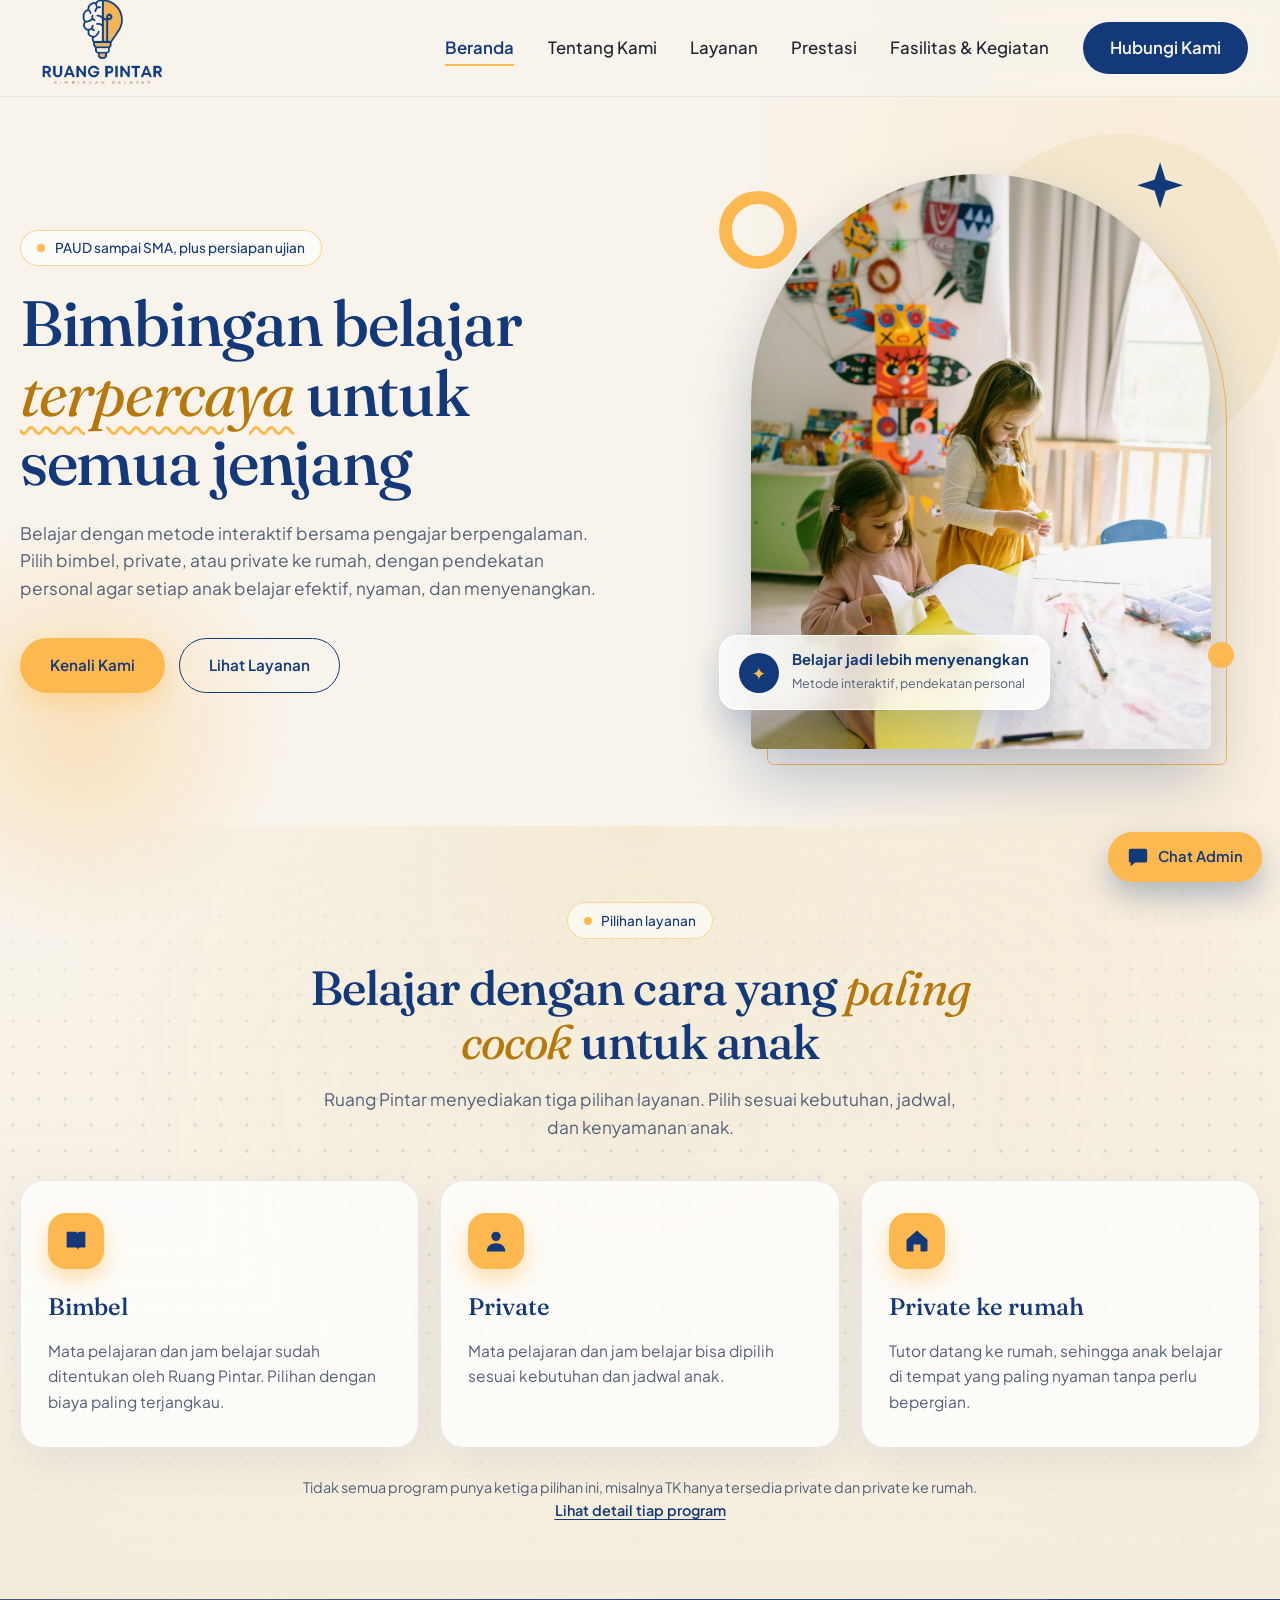
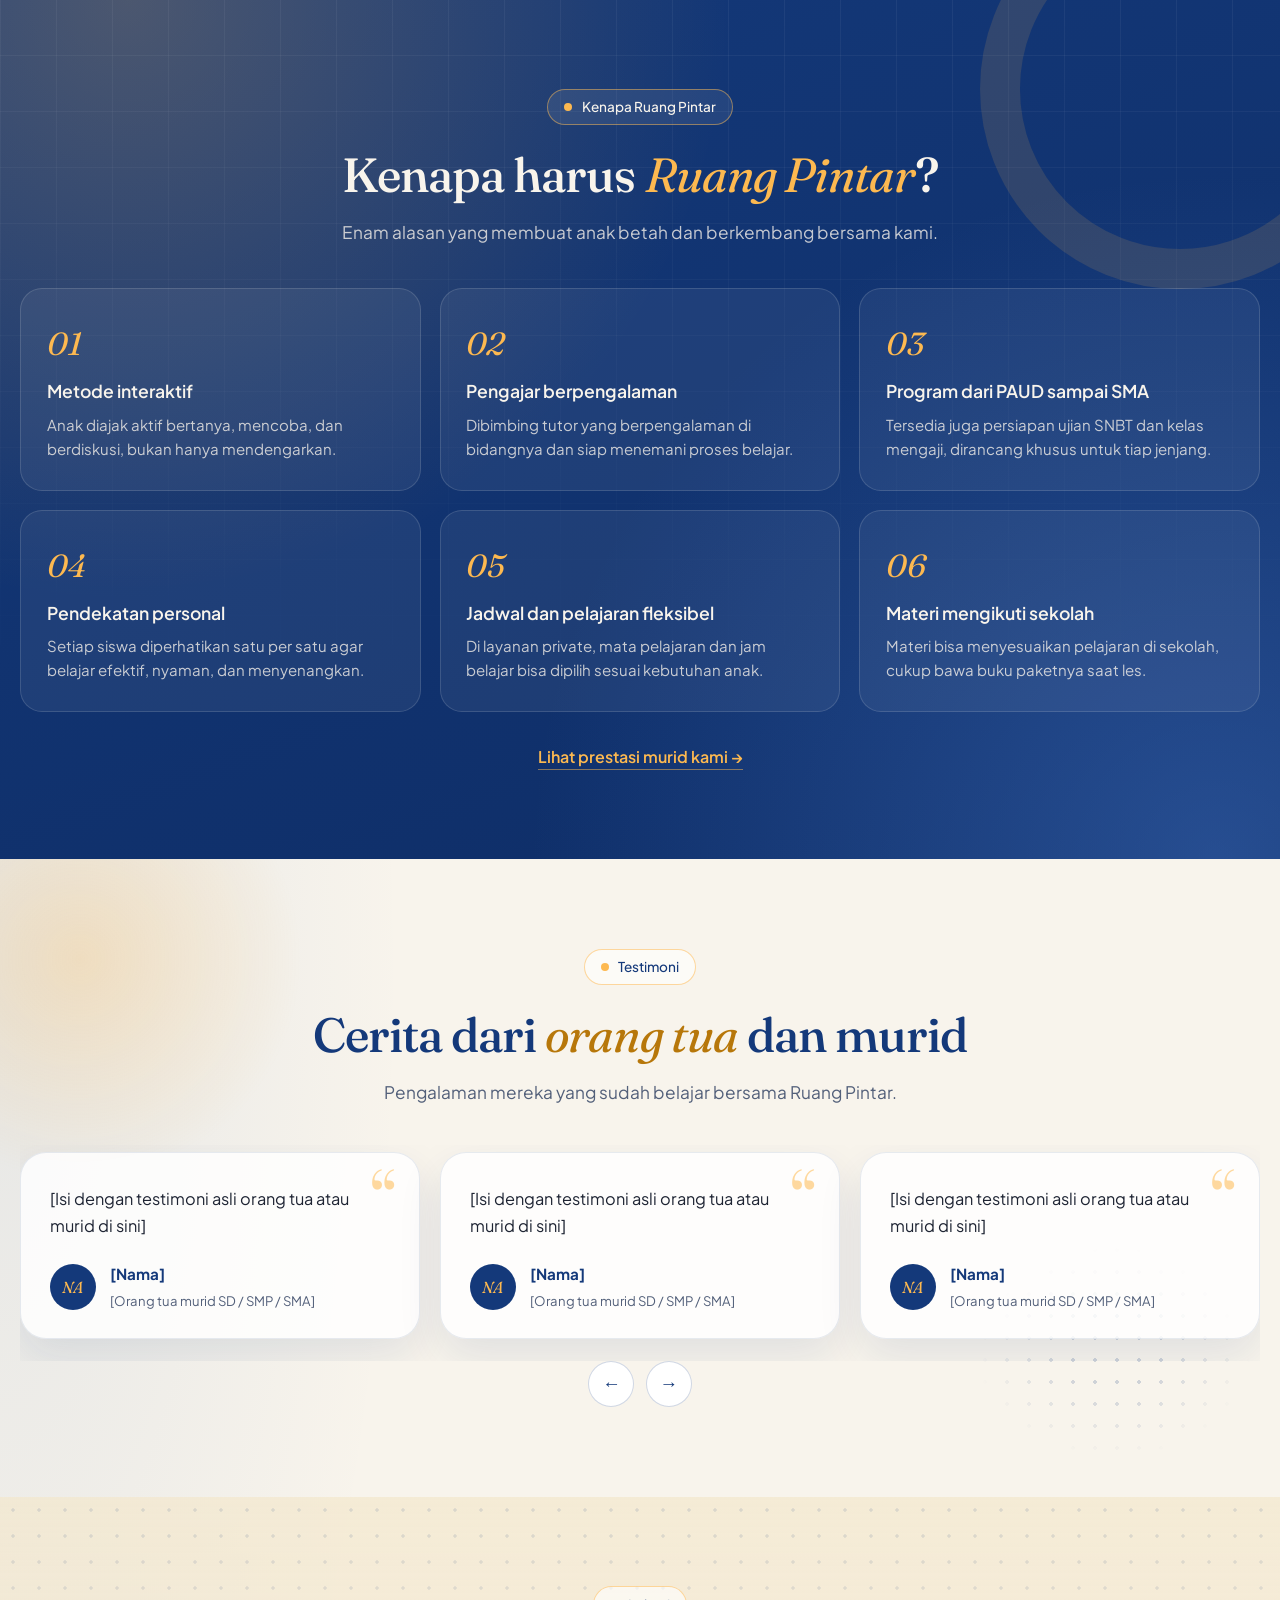
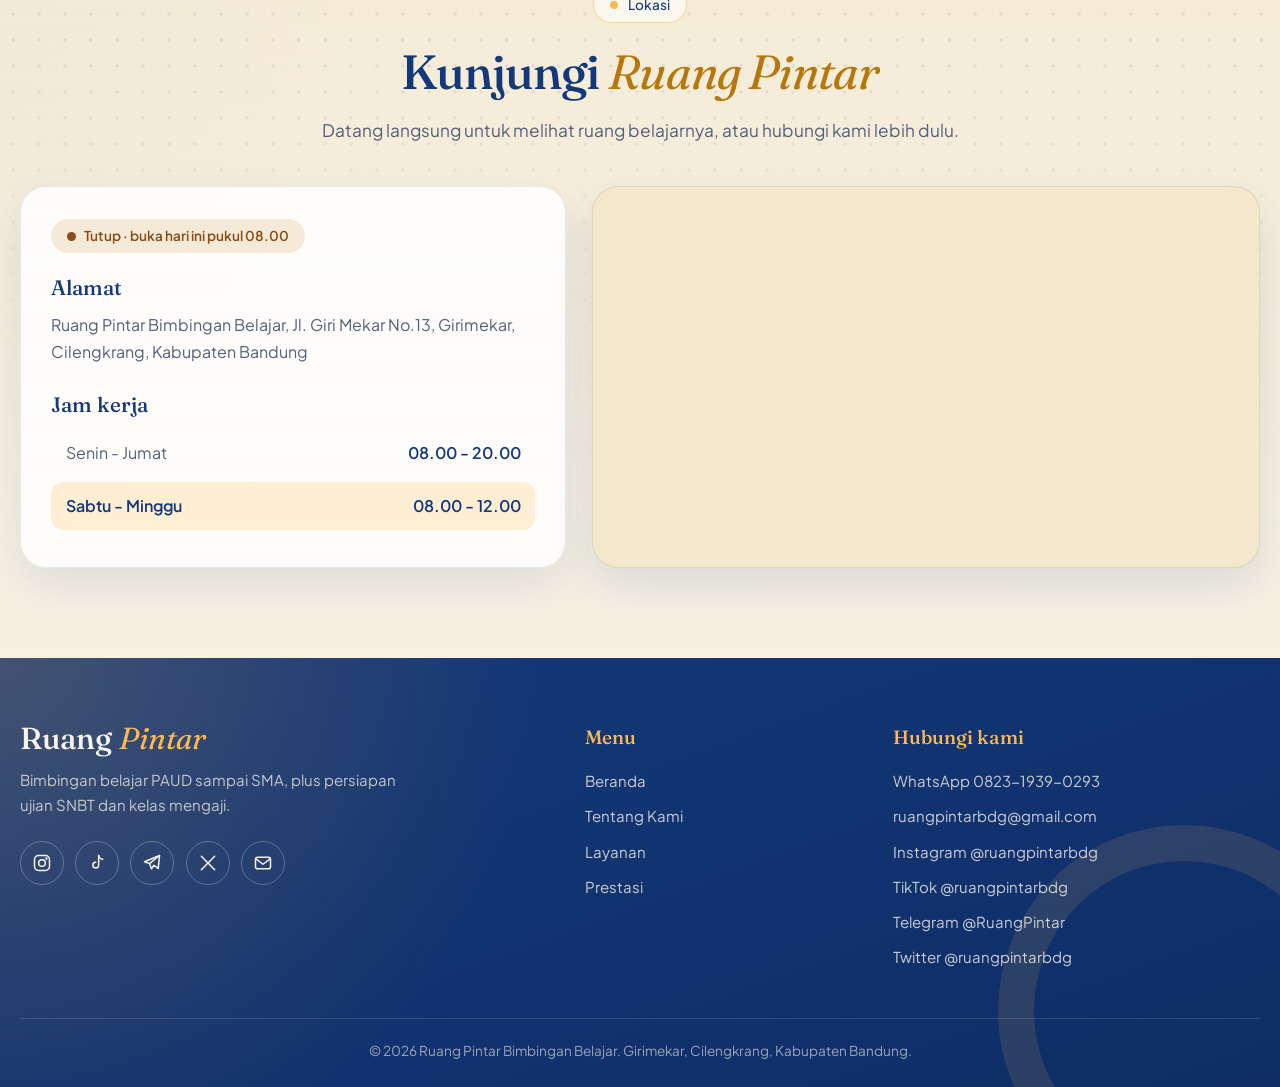
<file: index.html>
<!DOCTYPE html>
<html lang="id">
<head>
  <meta charset="UTF-8">
  <meta name="viewport" content="width=device-width, initial-scale=1">
  <title>Ruang Pintar - Bimbingan Belajar PAUD sampai SMA</title>

  <link rel="preconnect" href="https://fonts.googleapis.com">
  <link rel="preconnect" href="https://fonts.gstatic.com" crossorigin>
  <link href="https://fonts.googleapis.com/css2?family=Fraunces:ital,opsz,wght@0,9..144,400..600;1,9..144,400..500&family=Plus+Jakarta+Sans:wght@400;500;600&display=swap" rel="stylesheet">

  <link rel="stylesheet" href="css/style.css">
</head>
<body>
  <!-- ================= NAVBAR ================= -->
  <header class="navbar">
    <a href="index.html" class="logo" aria-label="Ruang Pintar - Beranda">
      <img src="image/logo.png" alt="Ruang Pintar - Bimbingan Belajar" class="logo-img">
    </a>

    <button class="nav-toggle" id="navToggle" aria-label="Buka menu" aria-expanded="false" aria-controls="menu">
      <span></span><span></span><span></span>
    </button>

    <nav id="menu" class="menu" aria-label="Menu utama">
      <ul>
        <li><a href="index.html" class="active">Beranda</a></li>
        <li><a href="tentang-kami.html">Tentang Kami</a></li>
        <li><a href="layanan.html">Layanan</a></li>
        <li><a href="prestasi.html">Prestasi</a></li>
        <li><a href="fasilitas-kegiatan.html">Fasilitas & Kegiatan</a></li>
        <li class="cta"><a href="https://wa.me/6282319390293?text=Halo%20Ruang%20Pintar%2C%20Saya%20ingin%20bertanya%20terkait%20layanan%20yang%20tersedia" target="_blank" rel="noopener">Hubungi Kami</a></li>
      </ul>
    </nav>
  </header>

  <main>
    <!-- ================= HERO ================= -->
    <section class="hero">

      <div class="hero-text">
        <p class="pill"><span class="pill-dot"></span>PAUD sampai SMA, plus persiapan ujian</p>

        <h1>Bimbingan belajar <em>terpercaya</em> untuk semua jenjang</h1>

        <p class="lead">
          Belajar dengan metode interaktif bersama pengajar berpengalaman.
          Pilih bimbel, private, atau private ke rumah, dengan pendekatan
          personal agar setiap anak belajar efektif, nyaman, dan menyenangkan.
        </p>

        <div class="actions">
          <a href="tentang-kami.html" class="btn btn-primary">Kenali Kami</a>
          <a href="layanan.html" class="btn btn-ghost">Lihat Layanan</a>
        </div>
      </div>

      <div class="hero-visual">
        <span class="blob" aria-hidden="true"></span>
        <span class="arch-frame" aria-hidden="true"></span>
        <!-- Foto: simpan di image/hero.jpg -->
        <div class="arch-photo" role="img" aria-label="Anak-anak belajar sambil berkreasi"></div>

        <span class="deco deco-ring" aria-hidden="true"></span>
        <span class="deco deco-star" aria-hidden="true"></span>
        <span class="deco deco-dot" aria-hidden="true"></span>

        <div class="float-card">
          <span class="float-icon" aria-hidden="true">&#10022;</span>
          <div>
            <strong>Belajar jadi lebih menyenangkan</strong>
            <small>Metode interaktif, pendekatan personal</small>
          </div>
        </div>
      </div>
    </section>

    <!-- ================= PILIHAN LAYANAN ================= -->
    <section class="modes">
      <div class="section-head">
        <p class="pill"><span class="pill-dot"></span>Pilihan layanan</p>
        <h2>Belajar dengan cara yang <em>paling cocok</em> untuk anak</h2>
        <p class="lead">Ruang Pintar menyediakan tiga pilihan layanan. Pilih sesuai kebutuhan, jadwal, dan kenyamanan anak.</p>
      </div>

      <div class="modes-grid">

        <article class="mode">
          <span class="mode-icon" aria-hidden="true">
            <svg viewBox="0 0 24 24"><path d="M4 4h7a3 3 0 0 1 3 3v13a2.5 2.5 0 0 0-2.5-2.5H4z"/><path d="M20 4h-4.5A2.5 2.5 0 0 0 13 6.5V20a2.5 2.5 0 0 1 2.5-2.5H20z"/></svg>
          </span>
          <h3>Bimbel</h3>
          <p>Mata pelajaran dan jam belajar sudah ditentukan oleh Ruang Pintar. Pilihan dengan biaya paling terjangkau.</p>
        </article>

        <article class="mode">
          <span class="mode-icon" aria-hidden="true">
            <svg viewBox="0 0 24 24"><circle cx="12" cy="8" r="4"/><path d="M4 21c0-4.4 3.6-7 8-7s8 2.6 8 7z"/></svg>
          </span>
          <h3>Private</h3>
          <p>Mata pelajaran dan jam belajar bisa dipilih sesuai kebutuhan dan jadwal anak.</p>
        </article>

        <article class="mode">
          <span class="mode-icon" aria-hidden="true">
            <svg viewBox="0 0 24 24"><path d="M3 11l9-8 9 8v9a1 1 0 0 1-1 1h-5v-6H9v6H4a1 1 0 0 1-1-1z"/></svg>
          </span>
          <h3>Private ke rumah</h3>
          <p>Tutor datang ke rumah, sehingga anak belajar di tempat yang paling nyaman tanpa perlu bepergian.</p>
        </article>

      </div>

      <p class="modes-note">
        Tidak semua program punya ketiga pilihan ini, misalnya TK hanya tersedia private dan private ke rumah.
        <a href="layanan.html">Lihat detail tiap program</a>
      </p>
    </section>

    <!-- ================= KENAPA RUANG PINTAR ================= -->
    <section class="reasons">
      <div class="section-head on-dark">
        <p class="pill"><span class="pill-dot"></span>Kenapa Ruang Pintar</p>
        <h2>Kenapa harus <em>Ruang Pintar</em>?</h2>
        <p class="lead">Enam alasan yang membuat anak betah dan berkembang bersama kami.</p>
      </div>

      <div class="reasons-grid">

        <article class="reason">
          <span class="reason-num">01</span>
          <h3>Metode interaktif</h3>
          <p>Anak diajak aktif bertanya, mencoba, dan berdiskusi, bukan hanya mendengarkan.</p>
        </article>

        <article class="reason">
          <span class="reason-num">02</span>
          <h3>Pengajar berpengalaman</h3>
          <p>Dibimbing tutor yang berpengalaman di bidangnya dan siap menemani proses belajar.</p>
        </article>

        <article class="reason">
          <span class="reason-num">03</span>
          <h3>Program dari PAUD sampai SMA</h3>
          <p>Tersedia juga persiapan ujian SNBT dan kelas mengaji, dirancang khusus untuk tiap jenjang.</p>
        </article>

        <article class="reason">
          <span class="reason-num">04</span>
          <h3>Pendekatan personal</h3>
          <p>Setiap siswa diperhatikan satu per satu agar belajar efektif, nyaman, dan menyenangkan.</p>
        </article>

        <article class="reason">
          <span class="reason-num">05</span>
          <h3>Jadwal dan pelajaran fleksibel</h3>
          <p>Di layanan private, mata pelajaran dan jam belajar bisa dipilih sesuai kebutuhan anak.</p>
        </article>

        <article class="reason">
          <span class="reason-num">06</span>
          <h3>Materi mengikuti sekolah</h3>
          <p>Materi bisa menyesuaikan pelajaran di sekolah, cukup bawa buku paketnya saat les.</p>
        </article>

      </div>

      <p class="reasons-more"><a href="prestasi.html">Lihat prestasi murid kami &rarr;</a></p>
    </section>

    <!-- ================= TESTIMONI ================= -->
    <section class="testi">
      <div class="section-head">
        <p class="pill"><span class="pill-dot"></span>Testimoni</p>
        <h2>Cerita dari <em>orang tua</em> dan murid</h2>
        <p class="lead">Pengalaman mereka yang sudah belajar bersama Ruang Pintar.</p>
      </div>

      <div class="testi-wrap">
        <div class="testi-track" id="testiTrack" tabindex="0" aria-label="Daftar testimoni">

          <!-- Ganti teks di dalam [ ] dengan testimoni asli. Salin blok <figure> ini untuk menambah testimoni. -->
          <figure class="testi-card">
            <span class="quote-mark" aria-hidden="true">&ldquo;</span>
            <blockquote>[Isi dengan testimoni asli orang tua atau murid di sini]</blockquote>
            <figcaption>
              <span class="avatar" aria-hidden="true">NA</span>
              <span class="who"><strong>[Nama]</strong><small>[Orang tua murid SD / SMP / SMA]</small></span>
            </figcaption>
          </figure>

          <figure class="testi-card">
            <span class="quote-mark" aria-hidden="true">&ldquo;</span>
            <blockquote>[Isi dengan testimoni asli orang tua atau murid di sini]</blockquote>
            <figcaption>
              <span class="avatar" aria-hidden="true">NA</span>
              <span class="who"><strong>[Nama]</strong><small>[Orang tua murid SD / SMP / SMA]</small></span>
            </figcaption>
          </figure>

          <figure class="testi-card">
            <span class="quote-mark" aria-hidden="true">&ldquo;</span>
            <blockquote>[Isi dengan testimoni asli orang tua atau murid di sini]</blockquote>
            <figcaption>
              <span class="avatar" aria-hidden="true">NA</span>
              <span class="who"><strong>[Nama]</strong><small>[Orang tua murid SD / SMP / SMA]</small></span>
            </figcaption>
          </figure>

        </div>

        <div class="testi-nav">
          <button type="button" id="testiPrev" aria-label="Testimoni sebelumnya">&larr;</button>
          <button type="button" id="testiNext" aria-label="Testimoni berikutnya">&rarr;</button>
        </div>
      </div>
    </section>

    <!-- ================= LOKASI ================= -->
    <section class="visit">
      <div class="section-head">
        <p class="pill"><span class="pill-dot"></span>Lokasi</p>
        <h2>Kunjungi <em>Ruang Pintar</em></h2>
        <p class="lead">Datang langsung untuk melihat ruang belajarnya, atau hubungi kami lebih dulu.</p>
      </div>

      <div class="visit-grid">
        <div class="visit-info">
          <span class="open-badge" id="openStatus" hidden></span>

          <h3>Alamat</h3>
          <address>Ruang Pintar Bimbingan Belajar, Jl. Giri Mekar No.13, Girimekar, Cilengkrang, Kabupaten Bandung</address>

          <h3>Jam kerja</h3>
          <dl class="hours">
            <div data-hari="weekday"><dt>Senin - Jumat</dt><dd>08.00 - 20.00</dd></div>
            <div data-hari="weekend"><dt>Sabtu - Minggu</dt><dd>08.00 - 12.00</dd></div>
          </dl>

        </div>

        <div class="visit-map">
          <iframe title="Peta lokasi Ruang Pintar" src="https://maps.google.com/maps?q=Ruang+Pintar+Bimbingan+Belajar%2C+Jl.+Giri+Mekar+No.13%2C+Girimekar%2C+Cilengkrang%2C+Kabupaten+Bandung&z=17&output=embed" loading="lazy" referrerpolicy="no-referrer-when-downgrade" allowfullscreen></iframe>
        </div>
      </div>
    </section>
  </main>

  <!-- ================= FOOTER ================= -->
  <footer class="footer">
    <div class="footer-inner">

      <div class="footer-brand">
        <p class="footer-logo">Ruang <em>Pintar</em></p>
        <p class="footer-tag">Bimbingan belajar PAUD sampai SMA, plus persiapan ujian SNBT dan kelas mengaji.</p>

        <ul class="social" aria-label="Media sosial Ruang Pintar">
          <li>
            <a href="https://instagram.com/ruangpintarbdg" target="_blank" rel="noopener" aria-label="Instagram @ruangpintarbdg">
              <svg viewBox="0 0 24 24" aria-hidden="true"><rect x="3" y="3" width="18" height="18" rx="5"/><circle cx="12" cy="12" r="4"/><circle cx="17.3" cy="6.7" r="0.6"/></svg>
            </a>
          </li>
          <li>
            <a href="https://www.tiktok.com/@ruangpintarbdg" target="_blank" rel="noopener" aria-label="TikTok @ruangpintarbdg">
              <svg viewBox="0 0 24 24" aria-hidden="true"><path d="M14 3v11.5a3.5 3.5 0 1 1-3.5-3.5"/><path d="M14 3c.4 2.6 2.1 4.2 5 4.4"/></svg>
            </a>
          </li>
          <li>
            <a href="https://t.me/RuangPintar" target="_blank" rel="noopener" aria-label="Telegram Ruang Pintar">
              <svg viewBox="0 0 24 24" aria-hidden="true"><path d="M21 3 3 10.5l6 2.2 2.3 6.3 3-4.3 5.2 3.8z"/><path d="M9 12.7 21 3"/></svg>
            </a>
          </li>
          <li>
            <a href="https://x.com/ruangpintarbdg" target="_blank" rel="noopener" aria-label="Twitter / X @ruangpintarbdg">
              <svg viewBox="0 0 24 24" aria-hidden="true"><path d="M4 4l16 16"/><path d="M20 4 4 20"/></svg>
            </a>
          </li>
          <li>
            <a href="mailto:ruangpintarbdg@gmail.com" aria-label="Email ruangpintarbdg@gmail.com">
              <svg viewBox="0 0 24 24" aria-hidden="true"><rect x="3" y="5" width="18" height="14" rx="2.5"/><path d="m3.5 7 8.5 6.5L20.5 7"/></svg>
            </a>
          </li>
        </ul>
      </div>

      <nav class="footer-col" aria-label="Menu footer">
        <h3>Menu</h3>
        <ul>
          <li><a href="index.html">Beranda</a></li>
          <li><a href="tentang-kami.html">Tentang Kami</a></li>
          <li><a href="layanan.html">Layanan</a></li>
          <li><a href="prestasi.html">Prestasi</a></li>
        </ul>
      </nav>

      <div class="footer-col">
        <h3>Hubungi kami</h3>
        <ul>
          <li><a href="https://wa.me/6282319390293?text=Halo%20Ruang%20Pintar" target="_blank" rel="noopener">WhatsApp 0823-1939-0293</a></li>
          <li><a href="mailto:ruangpintarbdg@gmail.com">ruangpintarbdg@gmail.com</a></li>
          <li><a href="https://instagram.com/ruangpintarbdg" target="_blank" rel="noopener">Instagram @ruangpintarbdg</a></li>
          <li><a href="https://www.tiktok.com/@ruangpintarbdg" target="_blank" rel="noopener">TikTok @ruangpintarbdg</a></li>
          <li><a href="https://t.me/RuangPintar" target="_blank" rel="noopener">Telegram @RuangPintar</a></li>
          <li><a href="https://x.com/ruangpintarbdg" target="_blank" rel="noopener">Twitter @ruangpintarbdg</a></li>
        </ul>
      </div>

    </div>

    <p class="footer-copy">&copy; 2026 Ruang Pintar Bimbingan Belajar. Girimekar, Cilengkrang, Kabupaten Bandung.</p>
  </footer>

  <script src="js/script.js"></script>
</body>
</html>
</file>
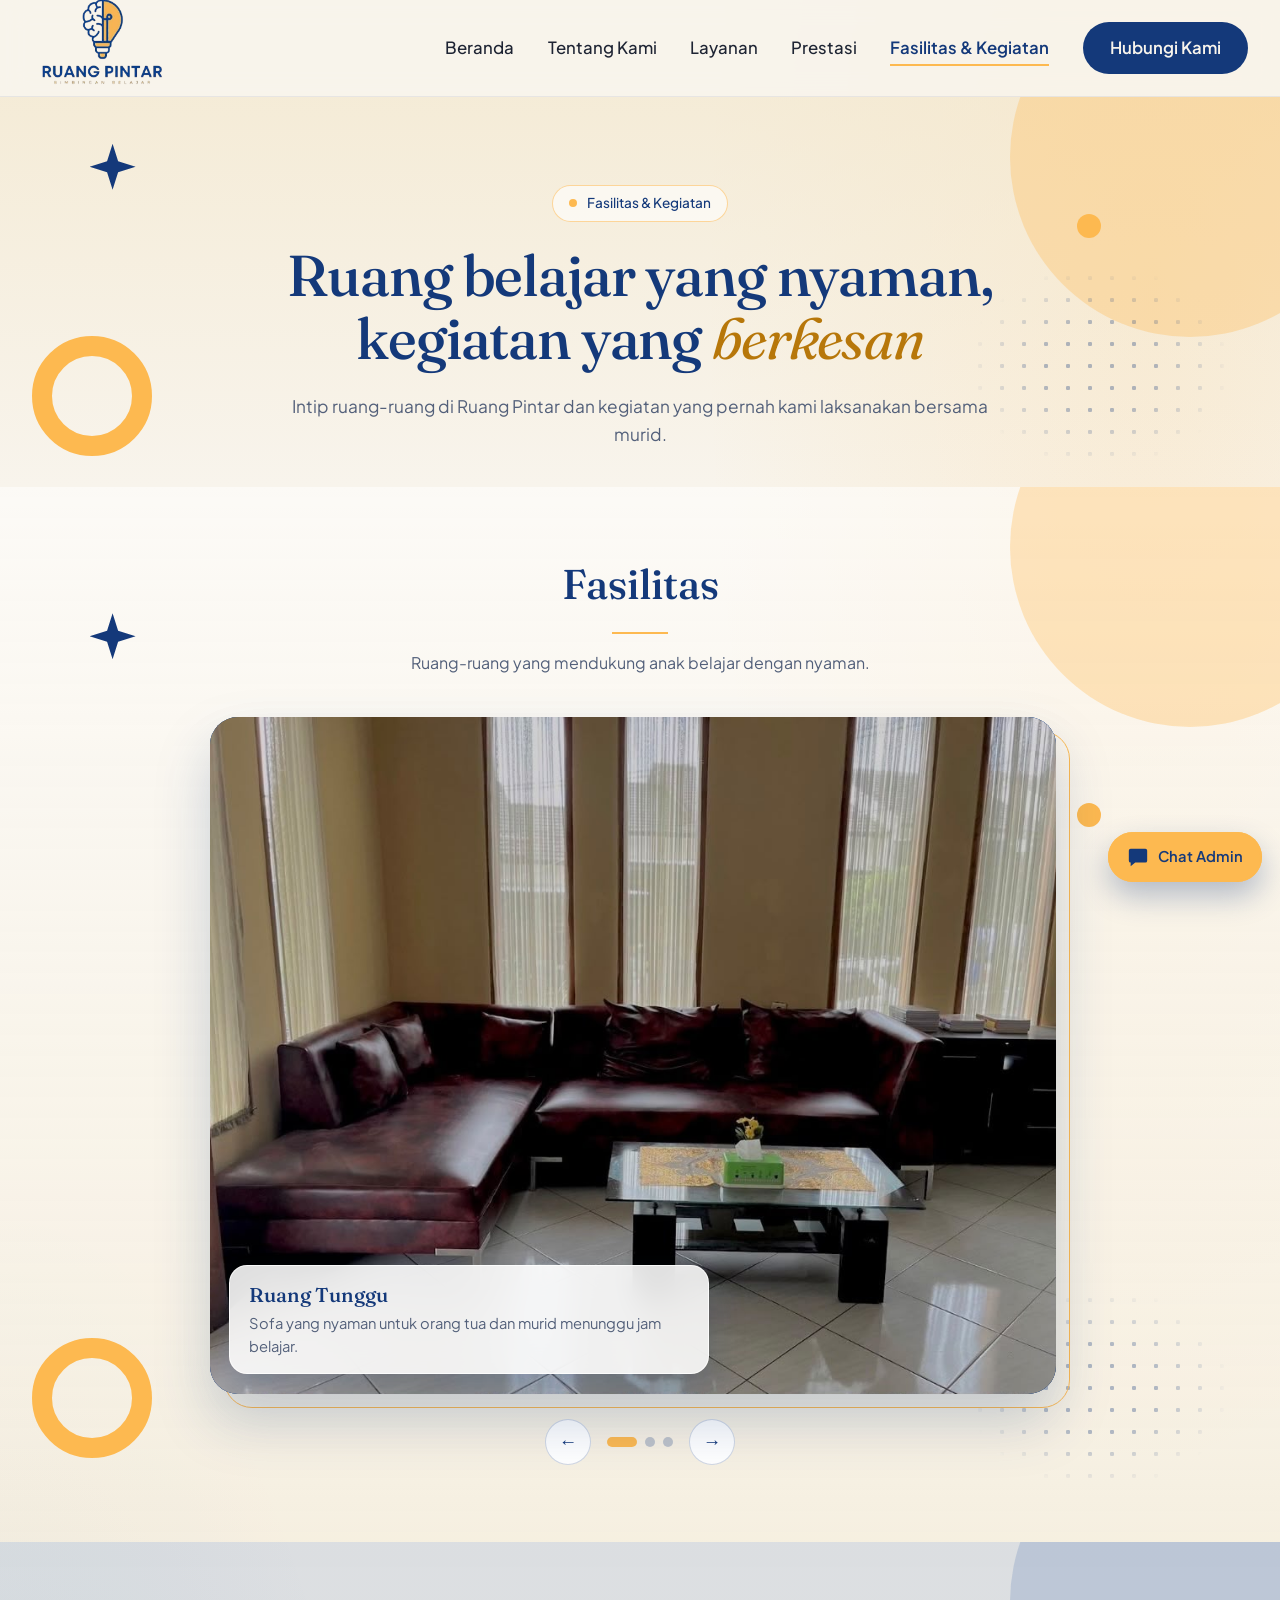
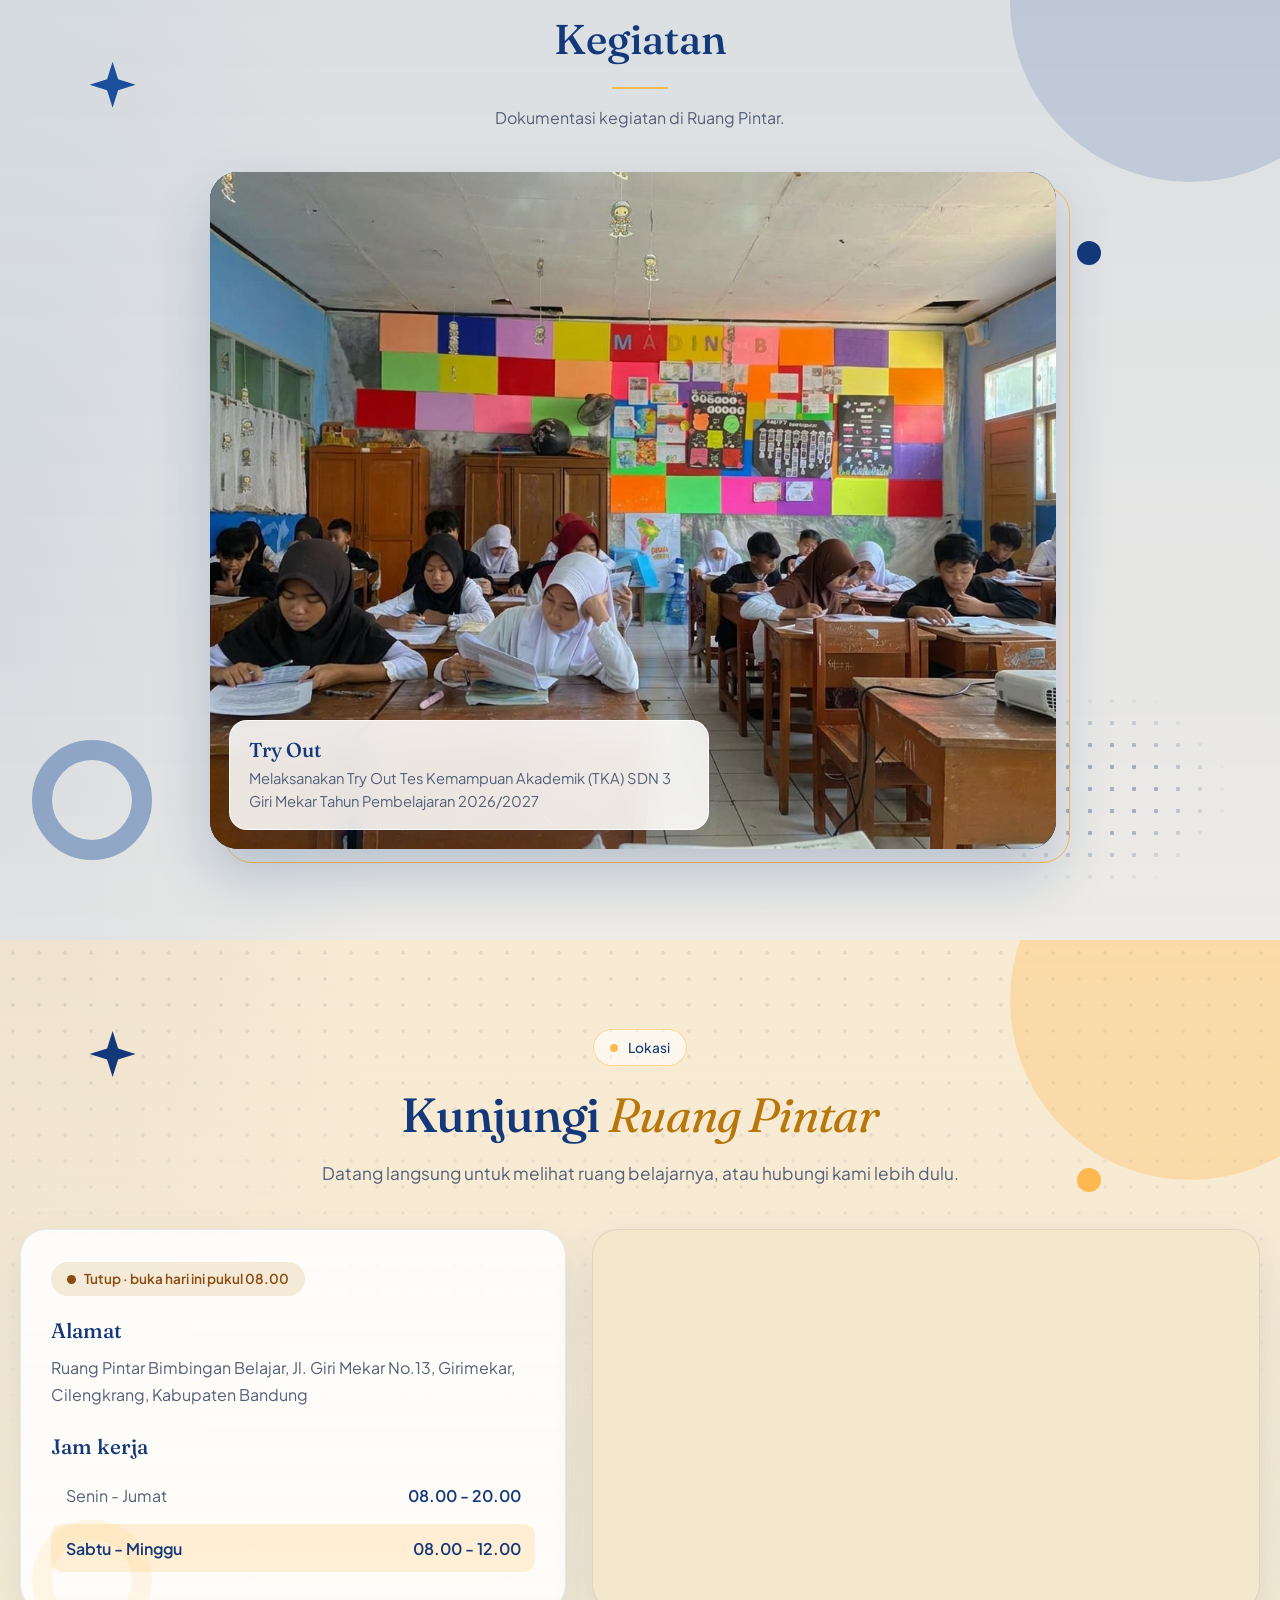
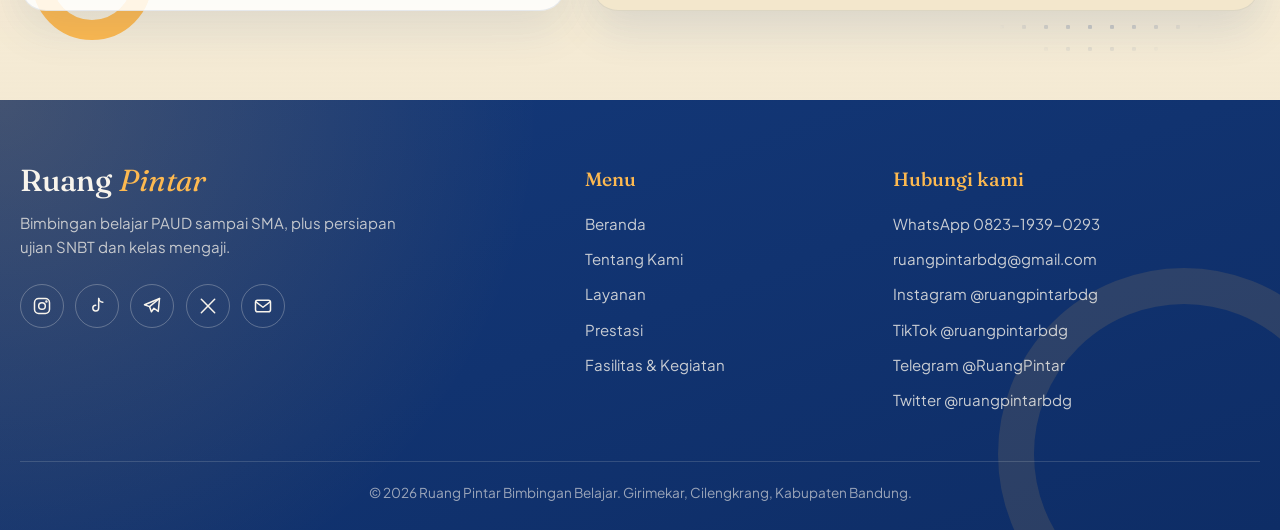
<file: fasilitas-kegiatan.html>
<!DOCTYPE html>
<html lang="id">
<head>
  <meta charset="UTF-8">
  <meta name="viewport" content="width=device-width, initial-scale=1">
  <title>Fasilitas &amp; Kegiatan - Ruang Pintar</title>

  <link rel="preconnect" href="https://fonts.googleapis.com">
  <link rel="preconnect" href="https://fonts.gstatic.com" crossorigin>
  <link href="https://fonts.googleapis.com/css2?family=Fraunces:ital,opsz,wght@0,9..144,400..600;1,9..144,400..500&family=Plus+Jakarta+Sans:wght@400;500;600&display=swap" rel="stylesheet">

  <link rel="stylesheet" href="css/style.css">
</head>
<body>

  <!-- ================= NAVBAR ================= -->
  <header class="navbar">
    <a href="index.html" class="logo" aria-label="Ruang Pintar - Beranda">
      <img src="image/logo.png" alt="Ruang Pintar - Bimbingan Belajar" class="logo-img">
    </a>

    <button class="nav-toggle" id="navToggle" aria-label="Buka menu" aria-expanded="false" aria-controls="menu">
      <span></span><span></span><span></span>
    </button>

    <nav id="menu" class="menu" aria-label="Menu utama">
      <ul>
        <li><a href="index.html">Beranda</a></li>
        <li><a href="tentang-kami.html">Tentang Kami</a></li>
        <li><a href="layanan.html">Layanan</a></li>
        <li><a href="prestasi.html">Prestasi</a></li>
        <li><a href="fasilitas-kegiatan.html" class="active">Fasilitas &amp; Kegiatan</a></li>
        <li class="cta"><a href="https://wa.me/6282319390293?text=Halo%20Ruang%20Pintar%2C%20Saya%20ingin%20bertanya%20terkait%20layanan%20yang%20tersedia" target="_blank" rel="noopener">Hubungi Kami</a></li>
      </ul>
    </nav>
  </header>

  <main>

    <!-- ================= JUDUL HALAMAN ================= -->
    <section class="page-head has-orns">
      <p class="pill"><span class="pill-dot"></span>Fasilitas &amp; Kegiatan</p>
      <h1>Ruang belajar yang nyaman, kegiatan yang <em>berkesan</em></h1>
      <p class="lead">
        Intip ruang-ruang di Ruang Pintar dan kegiatan yang pernah
        kami laksanakan bersama murid.
      </p>
      <div class="orns" aria-hidden="true"><span></span><span></span><span></span><span></span><span></span></div>
    </section>

    <!-- ================= FASILITAS ================= -->
    <section class="gallery has-orns" id="fasilitas">
      <div class="team-title">
        <h2>Fasilitas</h2>
        <p>Ruang-ruang yang mendukung anak belajar dengan nyaman.</p>
      </div>

      <div class="carousel" data-carousel role="region" aria-roledescription="carousel" aria-label="Foto fasilitas" tabindex="0">
        <div class="car-stage">
          <div class="car-viewport">
            <div class="car-track">

              <figure class="car-slide">
                <div class="car-photo" data-initials="RT">
                  <img src="image/fasilitas-ruang-tunggu.png" alt="Ruang tunggu dengan sofa" loading="lazy" decoding="async" onerror="this.remove()">
                </div>
                <figcaption class="car-caption">
                  <strong>Ruang Tunggu</strong>
                  <span>Sofa yang nyaman untuk orang tua dan murid menunggu jam belajar.</span>
                </figcaption>
              </figure>

              <figure class="car-slide">
                <div class="car-photo" data-initials="AD">
                  <img src="image/fasilitas-admin.png" alt="Ruang admin" loading="lazy" decoding="async" onerror="this.remove()">
                </div>
                <figcaption class="car-caption">
                  <strong>Ruang Admin</strong>
                  <span>Tempat bertanya seputar program, jadwal, dan pendaftaran.</span>
                </figcaption>
              </figure>

              <figure class="car-slide">
                <div class="car-photo" data-initials="RK">
                  <img src="image/fasilitas-ruang-kelas.png" alt="Ruang kelas" loading="lazy" decoding="async" onerror="this.remove()">
                </div>
                <figcaption class="car-caption">
                  <strong>Ruang Kelas</strong>
                  <span>Ruang belajar tempat anak-anak belajar bersama tutor.</span>
                </figcaption>
              </figure>

            </div>
          </div>
        </div>

        <div class="car-controls">
          <button type="button" class="car-btn car-prev" aria-label="Foto sebelumnya">&larr;</button>
          <div class="car-dots" role="tablist" aria-label="Pilih foto"></div>
          <button type="button" class="car-btn car-next" aria-label="Foto berikutnya">&rarr;</button>
        </div>
      </div>

      <div class="orns" aria-hidden="true"><span></span><span></span><span></span><span></span><span></span></div>
    </section>

    <!-- ================= KEGIATAN ================= -->
    <section class="gallery gallery-alt has-orns" id="kegiatan">
      <div class="team-title">
        <h2>Kegiatan</h2>
        <p>Dokumentasi kegiatan di Ruang Pintar.</p>
      </div>

      <div class="carousel" data-carousel role="region" aria-roledescription="carousel" aria-label="Foto kegiatan" tabindex="0">
        <div class="car-stage">
          <div class="car-viewport">
            <div class="car-track">

              <figure class="car-slide">
                <div class="car-photo" data-initials="TO">
                  <img src="image/kegiatan-tryout.jpg" alt="Kegiatan Try Out Tes Kemampuan Akademik (TKA) SDN 3 Giri Mekar" loading="lazy" decoding="async" onerror="this.remove()">
                </div>
                <figcaption class="car-caption">
                  <strong>Try Out</strong>
                  <span>Melaksanakan Try Out Tes Kemampuan Akademik (TKA) SDN 3 Giri Mekar Tahun Pembelajaran 2026/2027</span>
                </figcaption>
              </figure>

              <!-- Foto kegiatan berikutnya: salin blok <figure class="car-slide"> di atas, ganti foto dan keterangannya -->

            </div>
          </div>
        </div>

        <div class="car-controls">
          <button type="button" class="car-btn car-prev" aria-label="Foto sebelumnya">&larr;</button>
          <div class="car-dots" role="tablist" aria-label="Pilih foto"></div>
          <button type="button" class="car-btn car-next" aria-label="Foto berikutnya">&rarr;</button>
        </div>
      </div>

      <div class="orns" aria-hidden="true"><span></span><span></span><span></span><span></span><span></span></div>
    </section>

    <!-- ================= LOKASI ================= -->
    <section class="visit has-orns">
      <div class="section-head">
        <p class="pill"><span class="pill-dot"></span>Lokasi</p>
        <h2>Kunjungi <em>Ruang Pintar</em></h2>
        <p class="lead">Datang langsung untuk melihat ruang belajarnya, atau hubungi kami lebih dulu.</p>
      </div>

      <div class="visit-grid">
        <div class="visit-info">
          <span class="open-badge" id="openStatus" hidden></span>

          <h3>Alamat</h3>
          <address>Ruang Pintar Bimbingan Belajar, Jl. Giri Mekar No.13, Girimekar, Cilengkrang, Kabupaten Bandung</address>

          <h3>Jam kerja</h3>
          <dl class="hours">
            <div data-hari="weekday"><dt>Senin - Jumat</dt><dd>08.00 - 20.00</dd></div>
            <div data-hari="weekend"><dt>Sabtu - Minggu</dt><dd>08.00 - 12.00</dd></div>
          </dl>
        </div>

        <div class="visit-map">
          <iframe title="Peta lokasi Ruang Pintar" src="https://maps.google.com/maps?q=Ruang+Pintar+Bimbingan+Belajar%2C+Jl.+Giri+Mekar+No.13%2C+Girimekar%2C+Cilengkrang%2C+Kabupaten+Bandung&z=17&output=embed" loading="lazy" referrerpolicy="no-referrer-when-downgrade" allowfullscreen></iframe>
        </div>
      </div>
      <div class="orns" aria-hidden="true"><span></span><span></span><span></span><span></span><span></span></div>
    </section>

  </main>

  <!-- ================= FOOTER ================= -->
  <footer class="footer">
    <div class="footer-inner">

      <div class="footer-brand">
        <p class="footer-logo">Ruang <em>Pintar</em></p>
        <p class="footer-tag">Bimbingan belajar PAUD sampai SMA, plus persiapan ujian SNBT dan kelas mengaji.</p>

        <ul class="social" aria-label="Media sosial Ruang Pintar">
          <li>
            <a href="https://instagram.com/ruangpintarbdg" target="_blank" rel="noopener" aria-label="Instagram @ruangpintarbdg">
              <svg viewBox="0 0 24 24" aria-hidden="true"><rect x="3" y="3" width="18" height="18" rx="5"/><circle cx="12" cy="12" r="4"/><circle cx="17.3" cy="6.7" r="0.6"/></svg>
            </a>
          </li>
          <li>
            <a href="https://www.tiktok.com/@ruangpintarbdg" target="_blank" rel="noopener" aria-label="TikTok @ruangpintarbdg">
              <svg viewBox="0 0 24 24" aria-hidden="true"><path d="M14 3v11.5a3.5 3.5 0 1 1-3.5-3.5"/><path d="M14 3c.4 2.6 2.1 4.2 5 4.4"/></svg>
            </a>
          </li>
          <li>
            <a href="https://t.me/RuangPintar" target="_blank" rel="noopener" aria-label="Telegram Ruang Pintar">
              <svg viewBox="0 0 24 24" aria-hidden="true"><path d="M21 3 3 10.5l6 2.2 2.3 6.3 3-4.3 5.2 3.8z"/><path d="M9 12.7 21 3"/></svg>
            </a>
          </li>
          <li>
            <a href="https://x.com/ruangpintarbdg" target="_blank" rel="noopener" aria-label="Twitter / X @ruangpintarbdg">
              <svg viewBox="0 0 24 24" aria-hidden="true"><path d="M4 4l16 16"/><path d="M20 4 4 20"/></svg>
            </a>
          </li>
          <li>
            <a href="mailto:ruangpintarbdg@gmail.com" aria-label="Email ruangpintarbdg@gmail.com">
              <svg viewBox="0 0 24 24" aria-hidden="true"><rect x="3" y="5" width="18" height="14" rx="2.5"/><path d="m3.5 7 8.5 6.5L20.5 7"/></svg>
            </a>
          </li>
        </ul>
      </div>

      <nav class="footer-col" aria-label="Menu footer">
        <h3>Menu</h3>
        <ul>
          <li><a href="index.html">Beranda</a></li>
          <li><a href="tentang-kami.html">Tentang Kami</a></li>
          <li><a href="layanan.html">Layanan</a></li>
          <li><a href="prestasi.html">Prestasi</a></li>
          <li><a href="fasilitas-kegiatan.html">Fasilitas &amp; Kegiatan</a></li>
        </ul>
      </nav>

      <div class="footer-col">
        <h3>Hubungi kami</h3>
        <ul>
          <li><a href="https://wa.me/6282319390293?text=Halo%20Ruang%20Pintar" target="_blank" rel="noopener">WhatsApp 0823-1939-0293</a></li>
          <li><a href="mailto:ruangpintarbdg@gmail.com">ruangpintarbdg@gmail.com</a></li>
          <li><a href="https://instagram.com/ruangpintarbdg" target="_blank" rel="noopener">Instagram @ruangpintarbdg</a></li>
          <li><a href="https://www.tiktok.com/@ruangpintarbdg" target="_blank" rel="noopener">TikTok @ruangpintarbdg</a></li>
          <li><a href="https://t.me/RuangPintar" target="_blank" rel="noopener">Telegram @RuangPintar</a></li>
          <li><a href="https://x.com/ruangpintarbdg" target="_blank" rel="noopener">Twitter @ruangpintarbdg</a></li>
        </ul>
      </div>

    </div>

    <p class="footer-copy">&copy; 2026 Ruang Pintar Bimbingan Belajar. Girimekar, Cilengkrang, Kabupaten Bandung.</p>
  </footer>

  <script src="js/script.js"></script>

  <!-- Slider foto: geser otomatis, keterangan ikut berganti -->
  <script>
  (function () {
    var reduce = window.matchMedia('(prefers-reduced-motion: reduce)').matches;
    var DELAY = 3000;

    document.querySelectorAll('[data-carousel]').forEach(function (root) {
      var track  = root.querySelector('.car-track');
      var slides = Array.prototype.slice.call(root.querySelectorAll('.car-slide'));
      var dotsBox = root.querySelector('.car-dots');
      var prev = root.querySelector('.car-prev');
      var next = root.querySelector('.car-next');
      var n = slides.length;
      var i = 0, timer = null, dots = [];

      // Hanya 1 foto: tampil saja, tanpa tombol dan tanpa geser otomatis
      if (n <= 1) {
        root.classList.add('is-single');
        if (slides[0]) slides[0].classList.add('is-active');
        return;
      }

      slides.forEach(function (s, idx) {
        var d = document.createElement('button');
        d.type = 'button';
        d.className = 'car-dot';
        d.setAttribute('role', 'tab');
        d.setAttribute('aria-label', 'Foto ' + (idx + 1));
        d.addEventListener('click', function () { go(idx); restart(); });
        dotsBox.appendChild(d);
        dots.push(d);
      });

      function go(k) {
        i = (k + n) % n;
        track.style.transform = 'translateX(' + (-i * 100) + '%)';
        slides.forEach(function (s, idx) {
          var on = idx === i;
          s.classList.toggle('is-active', on);
          s.setAttribute('aria-hidden', on ? 'false' : 'true');
        });
        dots.forEach(function (d, idx) {
          d.classList.toggle('active', idx === i);
          d.setAttribute('aria-selected', idx === i ? 'true' : 'false');
        });
      }

      function start() { if (!reduce && !timer) timer = setInterval(function () { go(i + 1); }, DELAY); }
      function stop()  { clearInterval(timer); timer = null; }
      function restart() { stop(); start(); }

      prev.addEventListener('click', function () { go(i - 1); restart(); });
      next.addEventListener('click', function () { go(i + 1); restart(); });

      // Berhenti saat kursor di atas foto atau saat fokus keyboard
      root.addEventListener('mouseenter', stop);
      root.addEventListener('mouseleave', start);
      root.addEventListener('focusin', stop);
      root.addEventListener('focusout', start);
      document.addEventListener('visibilitychange', function () { document.hidden ? stop() : start(); });

      // Panah kiri/kanan di keyboard
      root.addEventListener('keydown', function (e) {
        if (e.key === 'ArrowRight') { go(i + 1); }
        if (e.key === 'ArrowLeft')  { go(i - 1); }
      });

      // Geser dengan jari di HP
      var x0 = null;
      root.addEventListener('touchstart', function (e) { x0 = e.touches[0].clientX; stop(); }, { passive: true });
      root.addEventListener('touchend', function (e) {
        if (x0 !== null) {
          var dx = e.changedTouches[0].clientX - x0;
          if (Math.abs(dx) > 40) go(dx < 0 ? i + 1 : i - 1);
        }
        x0 = null;
        start();
      });

      go(0);
      start();
    });
  })();
  </script>
</body>
</html>
</file>
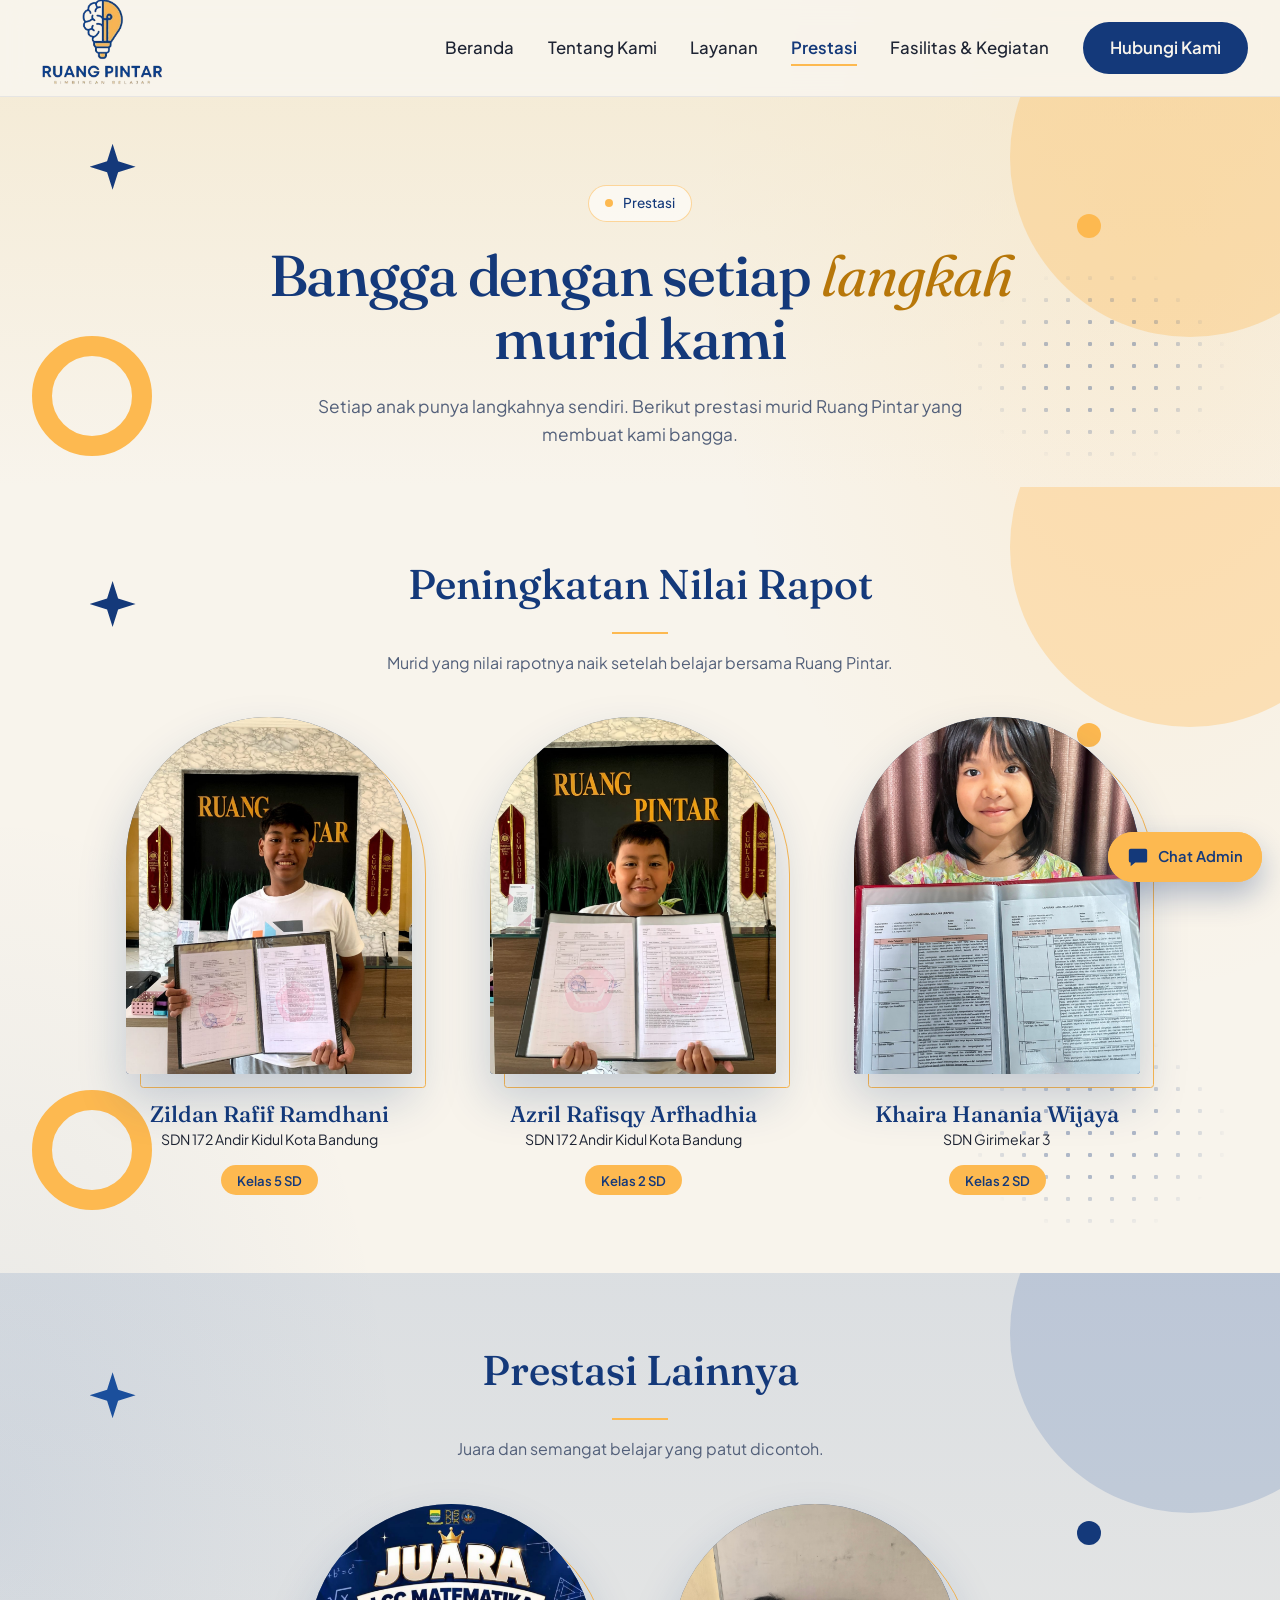
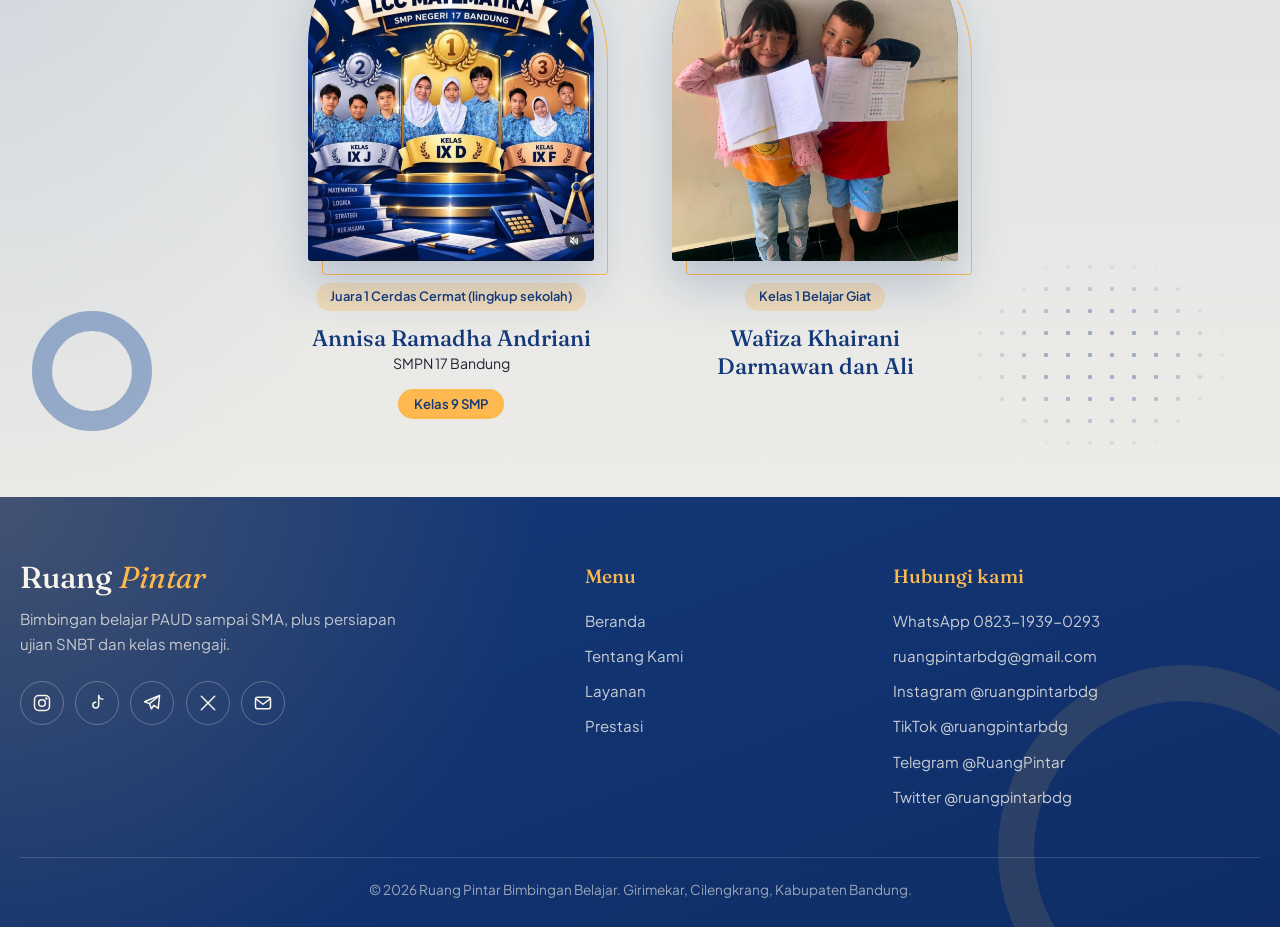
<file: prestasi.html>
<!DOCTYPE html>
<html lang="id">
<head>
  <meta charset="UTF-8">
  <meta name="viewport" content="width=device-width, initial-scale=1">
  <title>Prestasi - Ruang Pintar</title>

  <link rel="preconnect" href="https://fonts.googleapis.com">
  <link rel="preconnect" href="https://fonts.gstatic.com" crossorigin>
  <link href="https://fonts.googleapis.com/css2?family=Fraunces:ital,opsz,wght@0,9..144,400..600;1,9..144,400..500&family=Plus+Jakarta+Sans:wght@400;500;600&display=swap" rel="stylesheet">

  <link rel="stylesheet" href="css/style.css">
</head>
<body>

  <!-- ================= NAVBAR ================= -->
  <header class="navbar">
    <a href="index.html" class="logo" aria-label="Ruang Pintar - Beranda">
      <img src="image/logo.png" alt="Ruang Pintar - Bimbingan Belajar" class="logo-img">
    </a>

    <button class="nav-toggle" id="navToggle" aria-label="Buka menu" aria-expanded="false" aria-controls="menu">
      <span></span><span></span><span></span>
    </button>

    <nav id="menu" class="menu" aria-label="Menu utama">
      <ul>
        <li><a href="index.html">Beranda</a></li>
        <li><a href="tentang-kami.html">Tentang Kami</a></li>
        <li><a href="layanan.html">Layanan</a></li>
        <li><a href="prestasi.html" class="active">Prestasi</a></li>
        <li><a href="fasilitas-kegiatan.html">Fasilitas & Kegiatan</a></li>
        <li class="cta"><a href="https://wa.me/6282319390293?text=Halo%20Ruang%20Pintar%2C%20Saya%20ingin%20bertanya%20terkait%20layanan%20yang%20tersedia" target="_blank" rel="noopener">Hubungi Kami</a></li>      </ul>
    </nav>
  </header>

  <main>

    <!-- ================= JUDUL HALAMAN ================= -->
    <section class="page-head has-orns">
      <p class="pill"><span class="pill-dot"></span>Prestasi</p>
      <h1>Bangga dengan setiap <em>langkah</em> murid kami</h1>
      <p class="lead">
        Setiap anak punya langkahnya sendiri. Berikut prestasi murid
        Ruang Pintar yang membuat kami bangga.
      </p>
      <div class="orns" aria-hidden="true"><span></span><span></span><span></span><span></span><span></span></div>
    </section>

    <!-- ================= PENINGKATAN NILAI RAPOT ================= -->
    <section class="team has-orns">
      <div class="team-title">
        <h2>Peningkatan Nilai Rapot</h2>
        <p>Murid yang nilai rapotnya naik setelah belajar bersama Ruang Pintar.</p>
      </div>

      <div class="achv-grid cols-3">

        <article class="person">
          <div class="person-frame">
            <div class="person-photo" data-initials="ZR">
              <img src="image/zildan.png" alt="Foto Zildan Rafif Ramdhani" loading="lazy" decoding="async" onerror="this.remove()">
            </div>
          </div>
          <h3>Zildan Rafif Ramdhani</h3>
          <p class="edu">SDN 172 Andir Kidul Kota Bandung</p>
          <span class="role role-founder">Kelas 5 SD</span>
        </article>

        <article class="person">
          <div class="person-frame">
            <div class="person-photo" data-initials="AR">
              <img src="image/azril.png" alt="Foto Azril Rafisqy Arfhadhia" loading="lazy" decoding="async" onerror="this.remove()">
            </div>
          </div>
          <h3>Azril Rafisqy Arfhadhia</h3>
          <p class="edu">SDN 172 Andir Kidul Kota Bandung</p>
          <span class="role role-founder">Kelas 2 SD</span>
        </article>

        <article class="person">
          <div class="person-frame">
            <div class="person-photo" data-initials="KH">
              <img src="image/khaira.png" alt="Foto Khaira Hanania Wijaya" loading="lazy" decoding="async" onerror="this.remove()">
            </div>
          </div>
          <h3>Khaira Hanania Wijaya</h3>
          <p class="edu">SDN Girimekar 3</p>
          <span class="role role-founder">Kelas 2 SD</span>
        </article>

      </div>
      <div class="orns" aria-hidden="true"><span></span><span></span><span></span><span></span><span></span></div>
    </section>

    <!-- ================= PRESTASI LAINNYA ================= -->
    <section class="team team-alt has-orns">
      <div class="team-title">
        <h2>Prestasi Lainnya</h2>
        <p>Juara dan semangat belajar yang patut dicontoh.</p>
      </div>

      <div class="achv-grid cols-2">

        <article class="person">
          <div class="person-frame">
            <div class="person-photo" data-initials="AR">
              <img src="image/annisa.png" alt="Foto Annisa Ramadha Andriani" loading="lazy" decoding="async" onerror="this.remove()">
            </div>
          </div>
          <p class="achv-tag">Juara 1 Cerdas Cermat (lingkup sekolah)</p>
          <h3>Annisa Ramadha Andriani</h3>
          <p class="edu">SMPN 17 Bandung</p>
          <span class="role role-founder">Kelas 9 SMP</span>
        </article>

        <article class="person">
          <div class="person-frame">
            <div class="person-photo" data-initials="WA">
              <img src="image/wafiza dan ali.png" alt="Foto Wafiza Khairani Darmawan dan Ali" loading="lazy" decoding="async" onerror="this.remove()">
            </div>
          </div>
          <p class="achv-tag">Kelas 1 Belajar Giat</p>
          <h3>Wafiza Khairani Darmawan dan Ali</h3>
        </article>

      </div>
      <div class="orns" aria-hidden="true"><span></span><span></span><span></span><span></span><span></span></div>
    </section>

  </main>

  <!-- ================= FOOTER ================= -->
  <footer class="footer">
    <div class="footer-inner">

      <div class="footer-brand">
        <p class="footer-logo">Ruang <em>Pintar</em></p>
        <p class="footer-tag">Bimbingan belajar PAUD sampai SMA, plus persiapan ujian SNBT dan kelas mengaji.</p>

        <ul class="social" aria-label="Media sosial Ruang Pintar">
          <li>
            <a href="https://instagram.com/ruangpintarbdg" target="_blank" rel="noopener" aria-label="Instagram @ruangpintarbdg">
              <svg viewBox="0 0 24 24" aria-hidden="true"><rect x="3" y="3" width="18" height="18" rx="5"/><circle cx="12" cy="12" r="4"/><circle cx="17.3" cy="6.7" r="0.6"/></svg>
            </a>
          </li>
          <li>
            <a href="https://www.tiktok.com/@ruangpintarbdg" target="_blank" rel="noopener" aria-label="TikTok @ruangpintarbdg">
              <svg viewBox="0 0 24 24" aria-hidden="true"><path d="M14 3v11.5a3.5 3.5 0 1 1-3.5-3.5"/><path d="M14 3c.4 2.6 2.1 4.2 5 4.4"/></svg>
            </a>
          </li>
          <li>
            <a href="https://t.me/RuangPintar" target="_blank" rel="noopener" aria-label="Telegram Ruang Pintar">
              <svg viewBox="0 0 24 24" aria-hidden="true"><path d="M21 3 3 10.5l6 2.2 2.3 6.3 3-4.3 5.2 3.8z"/><path d="M9 12.7 21 3"/></svg>
            </a>
          </li>
          <li>
            <a href="https://x.com/ruangpintarbdg" target="_blank" rel="noopener" aria-label="Twitter / X @ruangpintarbdg">
              <svg viewBox="0 0 24 24" aria-hidden="true"><path d="M4 4l16 16"/><path d="M20 4 4 20"/></svg>
            </a>
          </li>
          <li>
            <a href="mailto:ruangpintarbdg@gmail.com" aria-label="Email ruangpintarbdg@gmail.com">
              <svg viewBox="0 0 24 24" aria-hidden="true"><rect x="3" y="5" width="18" height="14" rx="2.5"/><path d="m3.5 7 8.5 6.5L20.5 7"/></svg>
            </a>
          </li>
        </ul>
      </div>

      <nav class="footer-col" aria-label="Menu footer">
        <h3>Menu</h3>
        <ul>
          <li><a href="index.html">Beranda</a></li>
          <li><a href="tentang-kami.html">Tentang Kami</a></li>
          <li><a href="layanan.html">Layanan</a></li>
          <li><a href="prestasi.html">Prestasi</a></li>
        </ul>
      </nav>

      <div class="footer-col">
        <h3>Hubungi kami</h3>
        <ul>
          <li><a href="https://wa.me/6282319390293?text=Halo%20Ruang%20Pintar" target="_blank" rel="noopener">WhatsApp 0823-1939-0293</a></li>
          <li><a href="mailto:ruangpintarbdg@gmail.com">ruangpintarbdg@gmail.com</a></li>
          <li><a href="https://instagram.com/ruangpintarbdg" target="_blank" rel="noopener">Instagram @ruangpintarbdg</a></li>
          <li><a href="https://www.tiktok.com/@ruangpintarbdg" target="_blank" rel="noopener">TikTok @ruangpintarbdg</a></li>
          <li><a href="https://t.me/RuangPintar" target="_blank" rel="noopener">Telegram @RuangPintar</a></li>
          <li><a href="https://x.com/ruangpintarbdg" target="_blank" rel="noopener">Twitter @ruangpintarbdg</a></li>
        </ul>
      </div>

    </div>

    <p class="footer-copy">&copy; 2026 Ruang Pintar Bimbingan Belajar. Girimekar, Cilengkrang, Kabupaten Bandung.</p>
  </footer>

  <script src="js/script.js"></script>
</body>
</html>
</file>
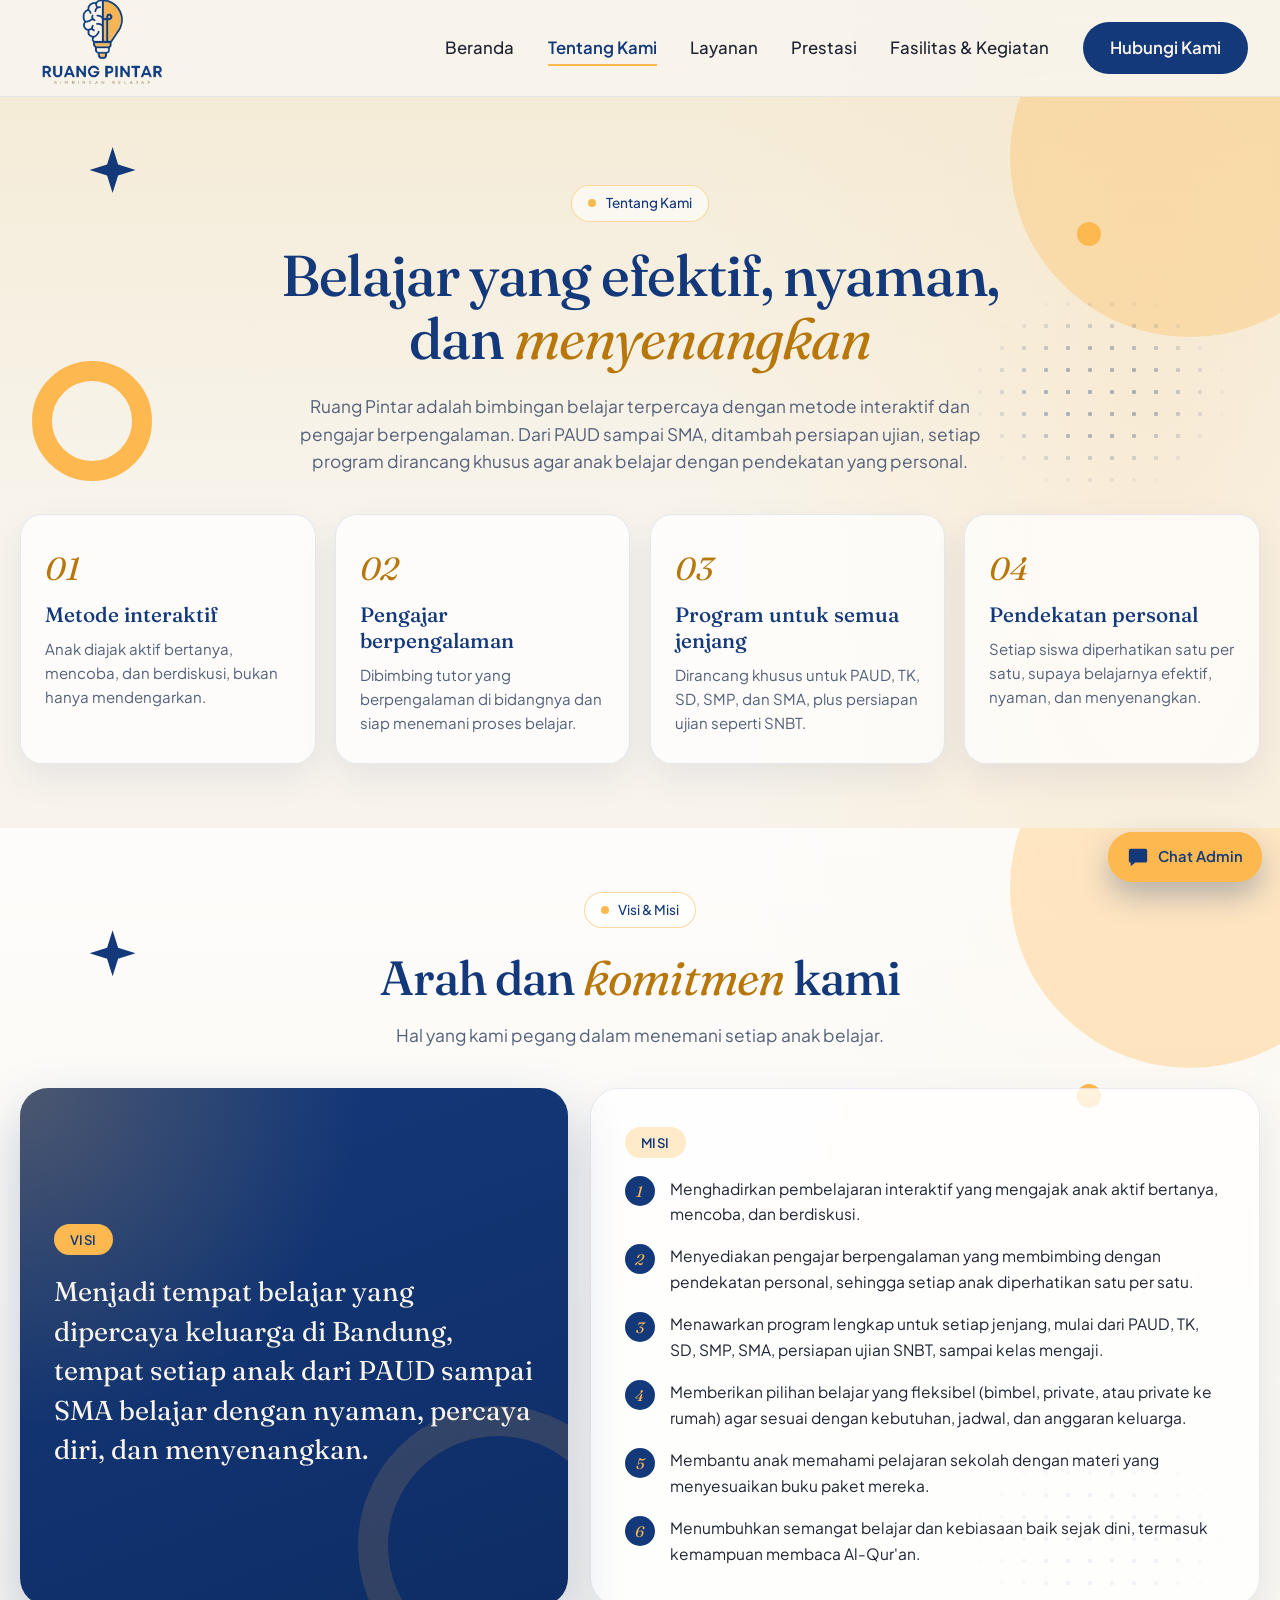
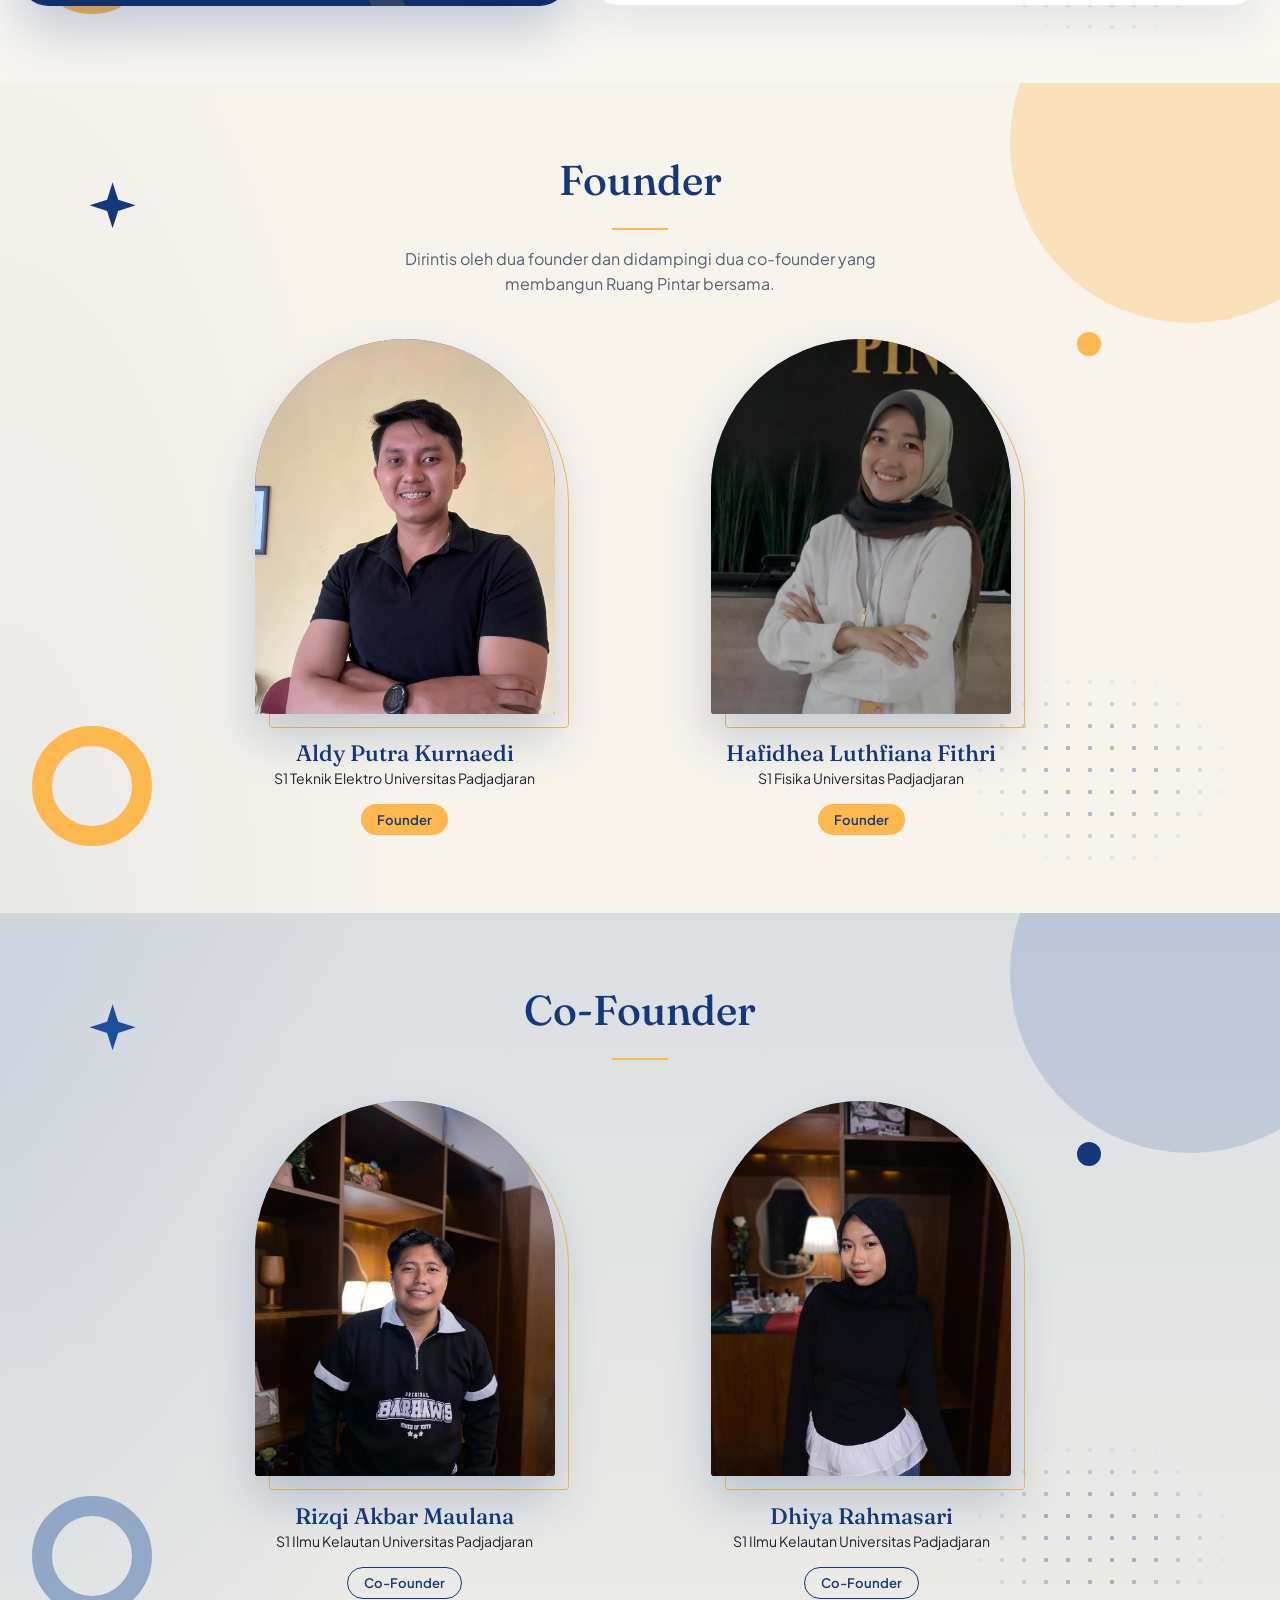
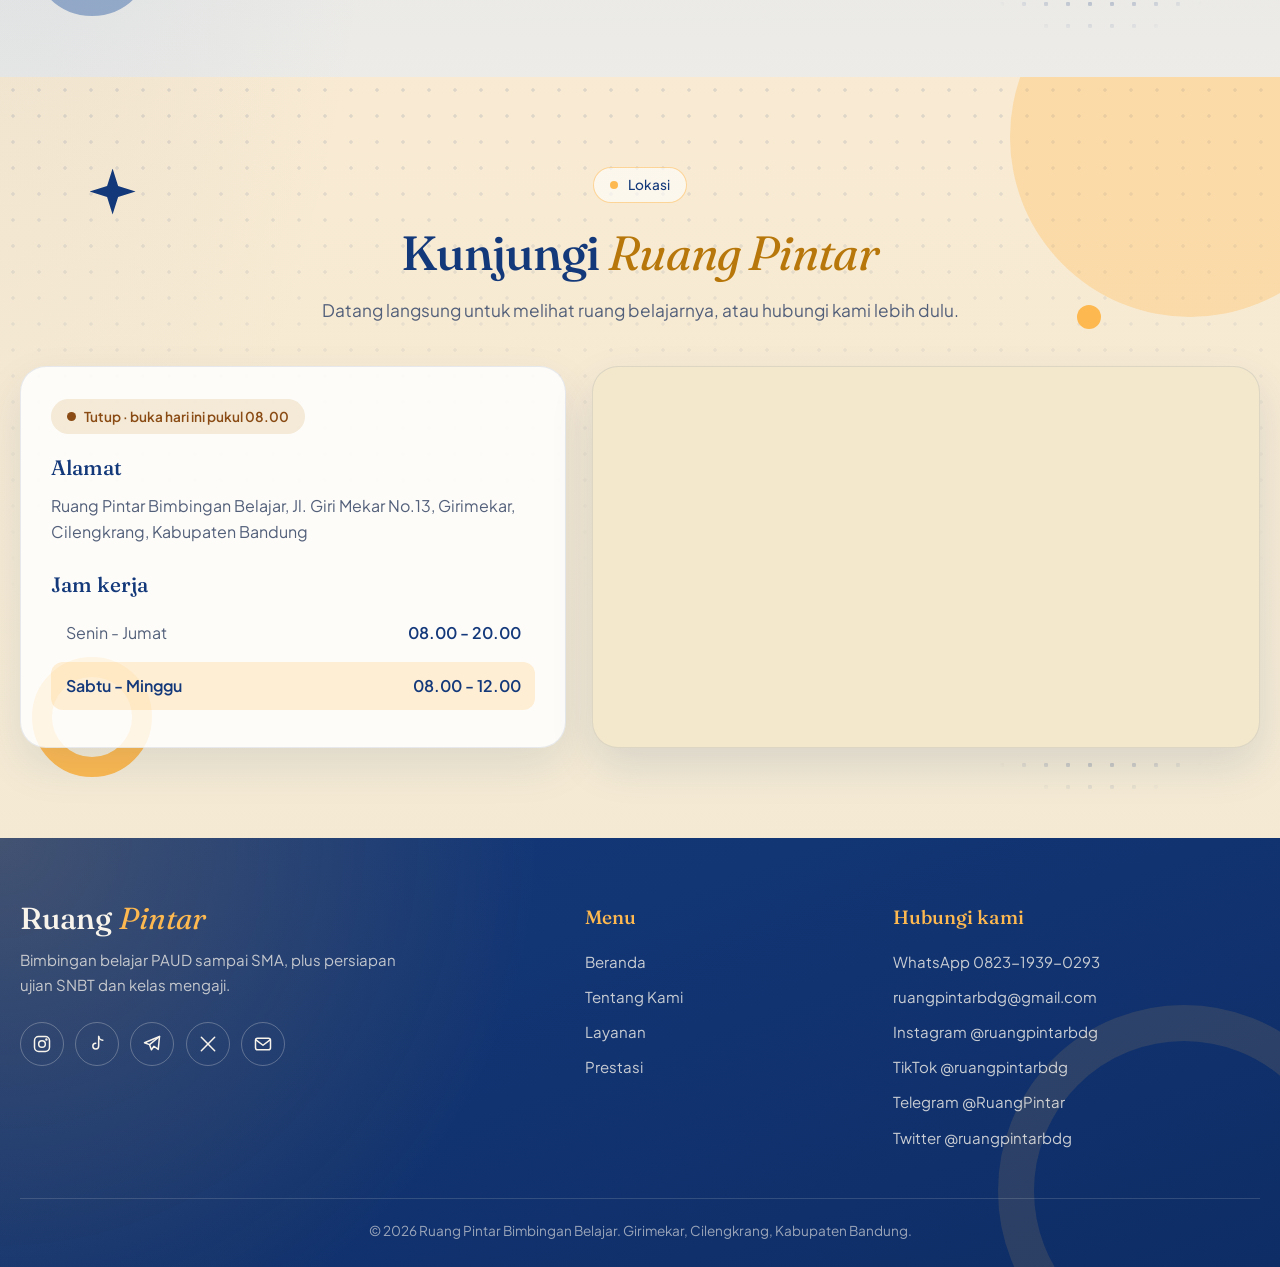
<file: tentang-kami.html>
<!DOCTYPE html>
<html lang="id">
<head>
  <meta charset="UTF-8">
  <meta name="viewport" content="width=device-width, initial-scale=1">
  <title>Tentang Kami - Ruang Pintar</title>

  <link rel="preconnect" href="https://fonts.googleapis.com">
  <link rel="preconnect" href="https://fonts.gstatic.com" crossorigin>
  <link href="https://fonts.googleapis.com/css2?family=Fraunces:ital,opsz,wght@0,9..144,400..600;1,9..144,400..500&family=Plus+Jakarta+Sans:wght@400;500;600&display=swap" rel="stylesheet">

  <link rel="stylesheet" href="css/style.css">
</head>
<body>

  <!-- ================= NAVBAR ================= -->
  <header class="navbar">
    <a href="index.html" class="logo" aria-label="Ruang Pintar - Beranda">
      <img src="image/logo.png" alt="Ruang Pintar - Bimbingan Belajar" class="logo-img">
    </a>

    <button class="nav-toggle" id="navToggle" aria-label="Buka menu" aria-expanded="false" aria-controls="menu">
      <span></span><span></span><span></span>
    </button>

    <nav id="menu" class="menu" aria-label="Menu utama">
      <ul>
        <li><a href="index.html">Beranda</a></li>
        <li><a href="tentang-kami.html" class="active">Tentang Kami</a></li>
        <li><a href="layanan.html">Layanan</a></li>
        <li><a href="prestasi.html">Prestasi</a></li>
        <li><a href="fasilitas-kegiatan.html">Fasilitas & Kegiatan</a></li>
        <li class="cta"><a href="https://wa.me/6282319390293?text=Halo%20Ruang%20Pintar" target="_blank" rel="noopener">Hubungi Kami</a></li>
      </ul>
    </nav>
  </header>

  <main>

    <!-- ================= JUDUL HALAMAN ================= -->
    <section class="page-head has-orns">
      <p class="pill"><span class="pill-dot"></span>Tentang Kami</p>
      <h1>Belajar yang efektif, nyaman, dan <em>menyenangkan</em></h1>
      <p class="lead">
        Ruang Pintar adalah bimbingan belajar terpercaya dengan metode
        interaktif dan pengajar berpengalaman. Dari PAUD sampai SMA, ditambah
        persiapan ujian, setiap program dirancang khusus agar anak belajar
        dengan pendekatan yang personal.
      </p>
      <div class="orns" aria-hidden="true"><span></span><span></span><span></span><span></span><span></span></div>
    </section>

    <!-- ================= KENAPA RUANG PINTAR ================= -->
    <section class="why">
      <div class="why-grid">

        <article class="why-item">
          <span class="why-num">01</span>
          <h3>Metode interaktif</h3>
          <p>Anak diajak aktif bertanya, mencoba, dan berdiskusi, bukan hanya mendengarkan.</p>
        </article>

        <article class="why-item">
          <span class="why-num">02</span>
          <h3>Pengajar berpengalaman</h3>
          <p>Dibimbing tutor yang berpengalaman di bidangnya dan siap menemani proses belajar.</p>
        </article>

        <article class="why-item">
          <span class="why-num">03</span>
          <h3>Program untuk semua jenjang</h3>
          <p>Dirancang khusus untuk PAUD, TK, SD, SMP, dan SMA, plus persiapan ujian seperti SNBT.</p>
        </article>

        <article class="why-item">
          <span class="why-num">04</span>
          <h3>Pendekatan personal</h3>
          <p>Setiap siswa diperhatikan satu per satu, supaya belajarnya efektif, nyaman, dan menyenangkan.</p>
        </article>

      </div>
    </section>

    <!-- ================= VISI & MISI ================= -->
    <section class="vm has-orns">
      <div class="section-head">
        <p class="pill"><span class="pill-dot"></span>Visi &amp; Misi</p>
        <h2>Arah dan <em>komitmen</em> kami</h2>
        <p class="lead">Hal yang kami pegang dalam menemani setiap anak belajar.</p>
      </div>

      <div class="vm-grid">

        <article class="vm-visi">
          <span class="vm-label">Visi</span>
          <p class="vm-quote">Menjadi tempat belajar yang dipercaya keluarga di Bandung, tempat setiap anak dari PAUD sampai SMA belajar dengan nyaman, percaya diri, dan menyenangkan.</p>
        </article>

        <article class="vm-misi">
          <span class="vm-label">Misi</span>
          <ol class="vm-list">
            <li>Menghadirkan pembelajaran interaktif yang mengajak anak aktif bertanya, mencoba, dan berdiskusi.</li>
            <li>Menyediakan pengajar berpengalaman yang membimbing dengan pendekatan personal, sehingga setiap anak diperhatikan satu per satu.</li>
            <li>Menawarkan program lengkap untuk setiap jenjang, mulai dari PAUD, TK, SD, SMP, SMA, persiapan ujian SNBT, sampai kelas mengaji.</li>
            <li>Memberikan pilihan belajar yang fleksibel (bimbel, private, atau private ke rumah) agar sesuai dengan kebutuhan, jadwal, dan anggaran keluarga.</li>
            <li>Membantu anak memahami pelajaran sekolah dengan materi yang menyesuaikan buku paket mereka.</li>
            <li>Menumbuhkan semangat belajar dan kebiasaan baik sejak dini, termasuk kemampuan membaca Al-Qur'an.</li>
          </ol>
        </article>

      </div>
      <div class="orns" aria-hidden="true"><span></span><span></span><span></span><span></span><span></span></div>
    </section>

    <!-- ================= FOUNDER ================= -->
    <section class="team has-orns">
      <div class="team-title">
        <h2>Founder</h2>
        <p>Dirintis oleh dua founder dan didampingi dua co-founder yang membangun Ruang Pintar bersama.</p>
      </div>

      <div class="team-grid">

        <article class="person">
          <div class="person-frame">
            <div class="person-photo" data-initials="AP">
              <img src="image/aldy.jpeg" alt="Aldy Putra Kurnaedi" onerror="this.remove()">
            </div>
          </div>
          <h3>Aldy Putra Kurnaedi</h3>
          <p class="edu">S1 Teknik Elektro Universitas Padjadjaran</p>
          <span class="role role-founder">Founder</span>
        </article>

        <article class="person">
          <div class="person-frame">
            <div class="person-photo" data-initials="HL">
              <img src="image/hafidhea.jpg" alt="Hafidhea Luthfiana Fithri" onerror="this.remove()">
            </div>
          </div>
          <h3>Hafidhea Luthfiana Fithri</h3>
          <p class="edu">S1 Fisika Universitas Padjadjaran</p>
          <span class="role role-founder">Founder</span>
        </article>

      </div>
      <div class="orns" aria-hidden="true"><span></span><span></span><span></span><span></span><span></span></div>
    </section>

    <!-- ================= CO-FOUNDER ================= -->
    <section class="team team-alt has-orns">
      <div class="team-title"><h2>Co-Founder</h2></div>

      <div class="team-grid">

        <article class="person">
          <div class="person-frame">
            <div class="person-photo" data-initials="RA">
              <img src="image/rizqi.jpeg" alt="Rizqi Akbar Maulana" onerror="this.remove()">
            </div>
          </div>
          <h3>Rizqi Akbar Maulana</h3>
          <p class="edu">S1 Ilmu Kelautan Universitas Padjadjaran</p>
          <span class="role role-co">Co-Founder</span>
        </article>

        <article class="person">
          <div class="person-frame">
            <div class="person-photo" data-initials="DR">
              <img src="image/dhiya.jpeg" alt="Dhiya Rahmasari" onerror="this.remove()">
            </div>
          </div>
          <h3>Dhiya Rahmasari</h3>
          <p class="edu">S1 Ilmu Kelautan Universitas Padjadjaran</p>
          <span class="role role-co">Co-Founder</span>
        </article>

      </div>
      <div class="orns" aria-hidden="true"><span></span><span></span><span></span><span></span><span></span></div>
    </section>

    <!-- ================= LOKASI ================= -->
    <section class="visit has-orns">
      <div class="section-head">
        <p class="pill"><span class="pill-dot"></span>Lokasi</p>
        <h2>Kunjungi <em>Ruang Pintar</em></h2>
        <p class="lead">Datang langsung untuk melihat ruang belajarnya, atau hubungi kami lebih dulu.</p>
      </div>

      <div class="visit-grid">
        <div class="visit-info">
          <span class="open-badge" id="openStatus" hidden></span>

          <h3>Alamat</h3>
          <address>Ruang Pintar Bimbingan Belajar, Jl. Giri Mekar No.13, Girimekar, Cilengkrang, Kabupaten Bandung</address>

          <h3>Jam kerja</h3>
          <dl class="hours">
            <div data-hari="weekday"><dt>Senin - Jumat</dt><dd>08.00 - 20.00</dd></div>
            <div data-hari="weekend"><dt>Sabtu - Minggu</dt><dd>08.00 - 12.00</dd></div>
          </dl>
        </div>

        <div class="visit-map">
          <iframe title="Peta lokasi Ruang Pintar" src="https://maps.google.com/maps?q=Ruang+Pintar+Bimbingan+Belajar%2C+Jl.+Giri+Mekar+No.13%2C+Girimekar%2C+Cilengkrang%2C+Kabupaten+Bandung&z=17&output=embed" loading="lazy" referrerpolicy="no-referrer-when-downgrade" allowfullscreen></iframe>
        </div>
      </div>
      <div class="orns" aria-hidden="true"><span></span><span></span><span></span><span></span><span></span></div>
    </section>

  </main>

  <!-- ================= FOOTER ================= -->
  <footer class="footer">
    <div class="footer-inner">

      <div class="footer-brand">
        <p class="footer-logo">Ruang <em>Pintar</em></p>
        <p class="footer-tag">Bimbingan belajar PAUD sampai SMA, plus persiapan ujian SNBT dan kelas mengaji.</p>

        <ul class="social" aria-label="Media sosial Ruang Pintar">
          <li>
            <a href="https://instagram.com/ruangpintarbdg" target="_blank" rel="noopener" aria-label="Instagram @ruangpintarbdg">
              <svg viewBox="0 0 24 24" aria-hidden="true"><rect x="3" y="3" width="18" height="18" rx="5"/><circle cx="12" cy="12" r="4"/><circle cx="17.3" cy="6.7" r="0.6"/></svg>
            </a>
          </li>
          <li>
            <a href="https://www.tiktok.com/@ruangpintarbdg" target="_blank" rel="noopener" aria-label="TikTok @ruangpintarbdg">
              <svg viewBox="0 0 24 24" aria-hidden="true"><path d="M14 3v11.5a3.5 3.5 0 1 1-3.5-3.5"/><path d="M14 3c.4 2.6 2.1 4.2 5 4.4"/></svg>
            </a>
          </li>
          <li>
            <a href="https://t.me/RuangPintar" target="_blank" rel="noopener" aria-label="Telegram Ruang Pintar">
              <svg viewBox="0 0 24 24" aria-hidden="true"><path d="M21 3 3 10.5l6 2.2 2.3 6.3 3-4.3 5.2 3.8z"/><path d="M9 12.7 21 3"/></svg>
            </a>
          </li>
          <li>
            <a href="https://x.com/ruangpintarbdg" target="_blank" rel="noopener" aria-label="Twitter / X @ruangpintarbdg">
              <svg viewBox="0 0 24 24" aria-hidden="true"><path d="M4 4l16 16"/><path d="M20 4 4 20"/></svg>
            </a>
          </li>
          <li>
            <a href="mailto:ruangpintarbdg@gmail.com" aria-label="Email ruangpintarbdg@gmail.com">
              <svg viewBox="0 0 24 24" aria-hidden="true"><rect x="3" y="5" width="18" height="14" rx="2.5"/><path d="m3.5 7 8.5 6.5L20.5 7"/></svg>
            </a>
          </li>
        </ul>
      </div>

      <nav class="footer-col" aria-label="Menu footer">
        <h3>Menu</h3>
        <ul>
          <li><a href="index.html">Beranda</a></li>
          <li><a href="tentang-kami.html">Tentang Kami</a></li>
          <li><a href="layanan.html">Layanan</a></li>
          <li><a href="prestasi.html">Prestasi</a></li>
        </ul>
      </nav>

      <div class="footer-col">
        <h3>Hubungi kami</h3>
        <ul>
          <li><a href="https://wa.me/6282319390293?text=Halo%20Ruang%20Pintar" target="_blank" rel="noopener">WhatsApp 0823-1939-0293</a></li>
          <li><a href="mailto:ruangpintarbdg@gmail.com">ruangpintarbdg@gmail.com</a></li>
          <li><a href="https://instagram.com/ruangpintarbdg" target="_blank" rel="noopener">Instagram @ruangpintarbdg</a></li>
          <li><a href="https://www.tiktok.com/@ruangpintarbdg" target="_blank" rel="noopener">TikTok @ruangpintarbdg</a></li>
          <li><a href="https://t.me/RuangPintar" target="_blank" rel="noopener">Telegram @RuangPintar</a></li>
          <li><a href="https://x.com/ruangpintarbdg" target="_blank" rel="noopener">Twitter @ruangpintarbdg</a></li>
        </ul>
      </div>

    </div>

    <p class="footer-copy">&copy; 2026 Ruang Pintar Bimbingan Belajar. Girimekar, Cilengkrang, Kabupaten Bandung.</p>
  </footer>

  <script src="js/script.js"></script>
</body>
</html>
</file>
<file: css/style.css>
/* ===== Design Tokens (ubah di sini untuk ganti warna & font) ===== */
:root {
  --forest:    #14397A;   /* biru tua */
  --forest-2:  #1B4F9C;   /* biru logo */
  --cream:     #F8F4EC;
  --sand:      #F3E7CC;
  --gold:      #FDB950;   /* kuning-oranye logo */
  --gold-deep: #B7770A;
  --text:      #1E2433;
  --muted:     #53607A;

  --font-display: 'Fraunces', Georgia, serif;
  --font-body:    'Plus Jakarta Sans', system-ui, sans-serif;

  --gutter: max(1.25rem, calc((100% - 1240px) / 2));
}

* { box-sizing: border-box; margin: 0; padding: 0; }

html { scroll-behavior: smooth; }

body {
  font-family: var(--font-body);
  color: var(--text);
  line-height: 1.6;
  background:
    radial-gradient(ellipse 50% 45% at 90% 8%, rgba(253, 185, 80, 0.14), transparent 70%),
    radial-gradient(ellipse 45% 40% at 0% 60%, rgba(27, 79, 156, 0.08), transparent 70%),
    var(--cream);
}

a { color: inherit; text-decoration: none; }
ul { list-style: none; }

/* ===== Navbar ===== */
.navbar {
  position: sticky;
  top: 0;
  z-index: 50;
  display: flex;
  align-items: center;
  justify-content: space-between;
  gap: 1.5rem;
  min-height: 96px;
  padding: 0 var(--gutter);
  background: rgba(248, 244, 236, 0.85);
  -webkit-backdrop-filter: blur(14px);
  backdrop-filter: blur(14px);
  border-bottom: 1px solid rgba(20, 57, 122, 0.08);
}

/* Logo */
.logo { display: flex; align-items: center; }
.logo-img {
  display: block;
  width: 140px;
  height: 96px;
  object-fit: cover;
  object-position: 50% 70%;   /* geser angka ini kalau potongan logo kurang pas */
  mix-blend-mode: multiply;   /* latar putih JPG menyatu dengan navbar */
}

.menu > ul { display: flex; align-items: center; gap: clamp(1rem, 2.4vw, 2.2rem); }

.menu a,
.menu button {
  position: relative;
  font: inherit;
  font-size: 0.93rem;
  font-weight: 500;
  color: var(--text);
  background: none;
  border: 0;
  cursor: pointer;
  padding: 0.5rem 0;
  transition: color 0.2s;
}
.menu a:hover, .menu button:hover { color: var(--forest-2); }

.menu a.active { color: var(--forest); font-weight: 600; }
.menu a.active::after {
  content: "";
  position: absolute;
  left: 0; right: 0; bottom: 0;
  height: 2px;
  background: var(--gold);
}

.caret {
  display: inline-block;
  margin-left: 0.4rem;
  border-left: 4px solid transparent;
  border-right: 4px solid transparent;
  border-top: 5px solid currentColor;
  vertical-align: middle;
  transition: transform 0.2s;
}

/* Tombol "Hubungi Kami" */
.menu .cta a {
  display: inline-block;
  padding: 0.65rem 1.4rem;
  background: var(--forest);
  color: var(--cream);
  border-radius: 999px;
  transition: background 0.2s, transform 0.2s;
}
.menu .cta a:hover { background: var(--forest-2); color: var(--cream); transform: translateY(-1px); }

/* Dropdown */
.has-sub { position: relative; }
.submenu {
  position: absolute;
  top: 100%; left: -1rem;
  min-width: 210px;
  padding: 0.5rem;
  background: #fff;
  border-radius: 14px;
  box-shadow: 0 18px 40px rgba(20, 57, 122, 0.16);
  opacity: 0;
  visibility: hidden;
  transform: translateY(6px);
  transition: opacity 0.2s, transform 0.2s, visibility 0.2s;
}
.submenu a { display: block; padding: 0.6rem 0.9rem; border-radius: 8px; }
.submenu a:hover { background: var(--cream); }

.has-sub:hover .submenu,
.has-sub.open .submenu { opacity: 1; visibility: visible; transform: none; }
.has-sub.open .caret { transform: rotate(180deg); }

/* Tombol hamburger (HP) */
.nav-toggle {
  display: none;
  flex-direction: column;
  gap: 5px;
  background: none;
  border: 0;
  padding: 0.5rem;
  cursor: pointer;
}
.nav-toggle span { width: 24px; height: 2px; background: var(--forest); }

/* ===== Hero ===== */
.hero {
  display: grid;
  grid-template-columns: 1.05fr 0.95fr;
  align-items: center;
  gap: clamp(2rem, 5vw, 5rem);
  padding: clamp(2.5rem, 6vw, 5rem) var(--gutter) clamp(3rem, 6vw, 5.5rem);
}

.pill {
  display: inline-flex;
  align-items: center;
  gap: 0.6rem;
  padding: 0.4rem 1rem;
  font-size: 0.85rem;
  font-weight: 500;
  color: var(--forest);
  background: rgba(255, 255, 255, 0.6);
  border: 1px solid rgba(253, 185, 80, 0.55);
  border-radius: 999px;
  margin-bottom: 1.4rem;
}
.pill-dot { width: 8px; height: 8px; border-radius: 50%; background: var(--gold); }

.hero h1 {
  font-family: var(--font-display);
  font-size: clamp(2.4rem, 5vw, 4.2rem);
  font-weight: 500;
  line-height: 1.08;
  letter-spacing: -0.02em;
  color: var(--forest);
}
.hero h1 em { font-style: italic; font-weight: 400; color: var(--gold-deep); }

.lead {
  margin-top: 1.5rem;
  max-width: 46ch;
  font-size: 1.08rem;
  color: var(--muted);
}

.actions { display: flex; flex-wrap: wrap; gap: 0.9rem; margin-top: 2.2rem; }

.btn {
  display: inline-block;
  padding: 0.9rem 1.8rem;
  font-size: 0.95rem;
  font-weight: 600;
  border-radius: 999px;
  border: 1.5px solid transparent;
  transition: transform 0.2s, background 0.2s, box-shadow 0.2s;
}
.btn:hover { transform: translateY(-2px); }

.btn-primary {
  background: var(--gold);
  color: var(--forest);
  box-shadow: 0 10px 24px rgba(253, 185, 80, 0.4);
}
.btn-primary:hover { background: #FFC96B; }

.btn-ghost { border-color: var(--forest); color: var(--forest); }
.btn-ghost:hover { background: var(--forest); color: var(--cream); }

/* Visual: foto berbentuk lengkung */
.hero-visual {
  position: relative;
  width: 100%;
  max-width: 460px;
  justify-self: center;
}

.blob {
  position: absolute;
  top: -7%; right: -16%;
  width: 72%;
  aspect-ratio: 1;
  border-radius: 50%;
  background: var(--sand);
}

.arch-frame {
  position: absolute;
  inset: 0;
  border: 1.5px solid var(--gold);
  border-radius: 999px 999px 28px 28px;
  transform: translate(16px, 16px);
}

.arch-photo {
  position: relative;
  aspect-ratio: 4 / 5;
  border-radius: 999px 999px 28px 28px;
  background:
    url("../image/hero.jpg") center / cover no-repeat,
    radial-gradient(circle at 30% 20%, rgba(253, 185, 80, 0.45), transparent 55%),
    linear-gradient(160deg, var(--forest-2), var(--forest));
  box-shadow: 0 30px 60px rgba(20, 57, 122, 0.25);
}

/* Kartu kaca melayang */
.float-card {
  position: absolute;
  z-index: 2;
  left: -2rem;
  bottom: 2.4rem;
  display: flex;
  align-items: center;
  gap: 0.85rem;
  padding: 0.9rem 1.2rem;
  background: rgba(255, 255, 255, 0.78);
  -webkit-backdrop-filter: blur(14px);
  backdrop-filter: blur(14px);
  border: 1px solid rgba(255, 255, 255, 0.8);
  border-radius: 18px;
  box-shadow: 0 16px 36px rgba(20, 57, 122, 0.2);
}
.float-icon {
  display: grid;
  place-items: center;
  width: 40px; height: 40px;
  border-radius: 50%;
  background: var(--forest);
  color: var(--gold);
  font-size: 1.1rem;
}
.float-card strong { display: block; font-size: 0.92rem; color: var(--forest); line-height: 1.3; }
.float-card small  { font-size: 0.78rem; color: var(--muted); }

/* ===== Keunggulan ===== */
.features { background: var(--forest); color: var(--cream); }

.features-inner {
  display: grid;
  grid-template-columns: repeat(3, 1fr);
  padding: 0 var(--gutter);
}

.feature { padding: 2.6rem 2rem 2.8rem 0; }
.feature + .feature { padding-left: 2rem; border-left: 1px solid rgba(248, 244, 236, 0.14); }

.num {
  display: block;
  font-family: var(--font-display);
  font-size: 2rem;
  font-style: italic;
  color: var(--gold);
  margin-bottom: 0.6rem;
}
.feature h2 { font-size: 1.1rem; font-weight: 600; margin-bottom: 0.4rem; }
.feature p  { font-size: 0.94rem; color: rgba(248, 244, 236, 0.75); max-width: 32ch; }

/* ===== Animasi masuk ===== */
@keyframes rise {
  from { opacity: 0; transform: translateY(18px); }
  to   { opacity: 1; transform: none; }
}
.hero-text > * { animation: rise 0.7s ease both; }
.hero-text > :nth-child(2) { animation-delay: 0.08s; }
.hero-text > :nth-child(3) { animation-delay: 0.16s; }
.hero-text > :nth-child(4) { animation-delay: 0.24s; }
.hero-visual { animation: rise 0.9s 0.15s ease both; }

/* ===== Fokus & aksesibilitas ===== */
a:focus-visible, button:focus-visible { outline: 2px solid var(--gold-deep); outline-offset: 3px; }

@media (prefers-reduced-motion: reduce) {
  *, *::before, *::after { animation: none !important; transition: none !important; scroll-behavior: auto !important; }
}

/* ===== Responsif ===== */
@media (max-width: 960px) {
  .nav-toggle { display: flex; }
  .navbar { min-height: 84px; }
  .logo-img { width: 120px; height: 82px; }

  .menu {
    position: absolute;
    top: 100%; left: 0; right: 0;
    display: none;
    padding: 0.8rem var(--gutter) 1.4rem;
    background: var(--cream);
    box-shadow: 0 16px 28px rgba(20, 57, 122, 0.12);
  }
  .menu.open { display: block; }
  .menu > ul { flex-direction: column; align-items: flex-start; gap: 0.3rem; }
  .menu .cta { margin-top: 0.6rem; }

  .submenu {
    position: static;
    display: none;
    opacity: 1; visibility: visible; transform: none;
    box-shadow: none;
    background: transparent;
    padding: 0 0 0 1rem;
  }
  .has-sub:hover .submenu { display: none; }
  .has-sub.open .submenu { display: block; }

  .hero { grid-template-columns: 1fr; }
  .hero-visual { max-width: 380px; margin-top: 1rem; }
  .float-card { left: 0.5rem; }

  .features-inner { grid-template-columns: 1fr; }
  .feature, .feature + .feature { padding: 1.6rem 0; border-left: 0; }
  .feature + .feature { border-top: 1px solid rgba(248, 244, 236, 0.14); }
}

/* =========================================
   Halaman Tentang Kami
   ========================================= */
.page-head {
  text-align: center;
  padding: clamp(3rem, 7vw, 5.5rem) var(--gutter) clamp(1.5rem, 3vw, 2.5rem);
}
.page-head h1 {
  max-width: 18ch;
  margin: 0 auto;
  font-family: var(--font-display);
  font-size: clamp(2.2rem, 4.6vw, 3.6rem);
  font-weight: 500;
  line-height: 1.1;
  letter-spacing: -0.02em;
  color: var(--forest);
}
.page-head h1 em { font-style: italic; font-weight: 400; color: var(--gold-deep); }
.page-head .lead { margin: 1.4rem auto 0; }
.page-head > * { animation: rise 0.7s ease both; }
.page-head > :nth-child(2) { animation-delay: 0.08s; }
.page-head > :nth-child(3) { animation-delay: 0.16s; }

/* Bagian tim */
.team { padding: clamp(2.5rem, 5vw, 4rem) var(--gutter); }
.team-alt { background: rgba(243, 231, 204, 0.45); }

.team-title { text-align: center; margin-bottom: 2.6rem; }
.team-title h2 {
  font-family: var(--font-display);
  font-size: clamp(1.8rem, 3.4vw, 2.6rem);
  font-weight: 500;
  color: var(--forest);
}
.team-title h2::after {
  content: "";
  display: block;
  width: 56px; height: 2px;
  margin: 0.9rem auto 0;
  background: var(--gold);
}

.team-grid {
  display: grid;
  grid-template-columns: repeat(2, minmax(0, 300px));
  justify-content: center;
  gap: clamp(2rem, 6vw, 5rem);
}

.person { text-align: center; padding: 0 14px 14px 0; }

/* Foto berbingkai lengkung */
.person-frame { position: relative; }
.person-frame::after {
  content: "";
  position: absolute;
  inset: 0;
  border: 1.5px solid var(--gold);
  border-radius: 999px 999px 24px 24px;
  transform: translate(14px, 14px);
}

.person-photo {
  position: relative;
  z-index: 1;
  aspect-ratio: 4 / 5;
  overflow: hidden;
  border-radius: 999px 999px 24px 24px;
  background:
    radial-gradient(circle at 30% 20%, rgba(253, 185, 80, 0.4), transparent 55%),
    linear-gradient(160deg, var(--forest-2), var(--forest));
  box-shadow: 0 24px 48px rgba(20, 57, 122, 0.22);
}
/* Inisial (tampil kalau foto belum ada) */
.person-photo::before {
  content: attr(data-initials);
  position: absolute;
  inset: 0;
  display: grid;
  place-items: center;
  font-family: var(--font-display);
  font-size: 3.6rem;
  font-style: italic;
  color: var(--gold);
}
.person-photo img {
  position: absolute;
  inset: 0;
  width: 100%;
  height: 100%;
  object-fit: cover;
  object-position: center 25%;   /* geser angkanya kalau wajah terpotong */
}

.person h3 {
  margin-top: 1.6rem;
  font-family: var(--font-display);
  font-size: 1.4rem;
  font-weight: 500;
  line-height: 1.25;
  color: var(--forest);
}

.role {
  display: inline-block;
  margin-top: 0.7rem;
  padding: 0.3rem 1rem;
  font-size: 0.82rem;
  font-weight: 600;
  border-radius: 999px;
}
.role-founder { background: var(--gold); color: var(--forest); }
.role-co { border: 1.5px solid var(--forest); color: var(--forest); }

.bio { margin-top: 0.8rem; font-size: 0.93rem; color: var(--muted); }

/* Pita ajakan */
.cta-band {
  text-align: center;
  padding: clamp(2.8rem, 5vw, 4.2rem) var(--gutter);
  background: var(--forest);
  color: var(--cream);
}
.cta-band h2 {
  max-width: 24ch;
  margin: 0 auto;
  font-family: var(--font-display);
  font-size: clamp(1.6rem, 3vw, 2.3rem);
  font-weight: 500;
  line-height: 1.2;
}
.cta-band p { margin: 0.8rem auto 1.8rem; color: rgba(248, 244, 236, 0.75); }

@media (max-width: 640px) {
  .team-grid { grid-template-columns: minmax(0, 300px); }
}

/* Perbaikan perataan kartu tim */
.team-grid {
  grid-template-columns: repeat(2, minmax(0, 380px));
  align-items: stretch;
}

.person {
  display: flex;
  flex-direction: column;
  align-items: center;
}

/* Foto tetap 300px, di tengah kolom */
.person-frame {
  width: 100%;
  max-width: 300px;
}

.edu {
  font-size: 0.88rem;
  margin-bottom: 0.9rem;
}

/* Label selalu menempel di bawah supaya sejajar antar kartu */
.role { margin-top: auto; }

@media (max-width: 640px) {
  .team-grid { grid-template-columns: minmax(0, 320px); }
}

/* =========================================
   Halaman Layanan
   ========================================= */
.services { padding: clamp(1.5rem, 3vw, 2.5rem) var(--gutter) clamp(3rem, 6vw, 5rem); }

.services-note {
  text-align: center;
  margin-bottom: 2rem;
  font-size: 0.93rem;
  color: var(--muted);
}

.service-grid {
  display: grid;
  grid-template-columns: repeat(auto-fit, minmax(270px, 1fr));
  gap: 1.4rem;
}

.service {
  display: flex;
  flex-direction: column;
  padding: 1.8rem 1.6rem;
  background: rgba(255, 255, 255, 0.72);
  border: 1px solid rgba(20, 57, 122, 0.1);
  border-radius: 22px;
  box-shadow: 0 14px 34px rgba(20, 57, 122, 0.08);
  transition: transform 0.25s, box-shadow 0.25s;
  scroll-margin-top: 110px;
}
.service:hover {
  transform: translateY(-4px);
  box-shadow: 0 22px 44px rgba(20, 57, 122, 0.14);
}

.service h2 {
  font-family: var(--font-display);
  font-size: 1.45rem;
  font-weight: 500;
  line-height: 1.2;
  color: var(--forest);
}
.service h2::after {
  content: "";
  display: block;
  width: 40px; height: 2px;
  margin-top: 0.8rem;
  background: var(--gold);
}

/* Daftar keterangan */
.info { display: grid; gap: 0.55rem; margin-top: 1.2rem; }
.info li {
  position: relative;
  padding-left: 1.3rem;
  font-size: 0.93rem;
  line-height: 1.5;
}
.info li::before {
  content: "";
  position: absolute;
  left: 0; top: 0.55em;
  width: 7px; height: 7px;
  background: var(--gold);
  border-radius: 2px;
  transform: rotate(45deg);
}

/* Daftar harga (selalu menempel di bawah kartu) */
.prices { margin-top: auto; padding-top: 1.5rem; }
.prices div {
  display: flex;
  justify-content: space-between;
  align-items: baseline;
  gap: 1rem;
  padding: 0.7rem 0;
  border-top: 1px dashed rgba(20, 57, 122, 0.2);
}
.prices dt { font-size: 0.9rem; color: var(--muted); }
.prices dd { font-size: 1rem; font-weight: 600; color: var(--forest); white-space: nowrap; }

.reg {
  margin-top: 0.9rem;
  padding: 0.55rem 0.9rem;
  text-align: center;
  font-size: 0.85rem;
  font-weight: 500;
  color: var(--forest);
  background: rgba(253, 185, 80, 0.22);
  border-radius: 12px;
}

/* Kartu unggulan (Intensif SNBT) */
.service-featured { background: var(--forest); border-color: transparent; color: var(--cream); }
.service-featured h2 { color: var(--cream); }
.service-featured .prices div { border-top-color: rgba(248, 244, 236, 0.22); }
.service-featured .prices dt { color: rgba(248, 244, 236, 0.75); }
.service-featured .prices dd { color: var(--gold); }
.service-featured .reg { color: var(--cream); background: rgba(253, 185, 80, 0.18); }

/* Keterangan jumlah pertemuan di atas daftar harga */
.prices::before {
  content: "Biaya untuk 8x pertemuan";
  display: block;
  margin-bottom: 0.3rem;
  font-size: 0.8rem;
  font-weight: 600;
  letter-spacing: 0.02em;
  color: var(--gold-deep);
}
.service-featured .prices::before { color: var(--gold); }

/* =========================================
   Kartu layanan yang bisa diklik + pop-up
   ========================================= */
.js-modal .service { cursor: pointer; }
.js-modal .service > .info,
.js-modal .service > .prices,
.js-modal .service > .reg { display: none; }

.service:focus-visible { outline: 2px solid var(--gold-deep); outline-offset: 4px; }

.service-summary { display: flex; flex-direction: column; flex: 1; margin-top: 1.1rem; }

.service-summary .subjects {
  font-size: 0.93rem;
  line-height: 1.5;
  color: var(--muted);
  display: -webkit-box;
  -webkit-line-clamp: 3;
  -webkit-box-orient: vertical;
  overflow: hidden;
}

.service-summary .from { margin-top: auto; padding-top: 1.6rem; }
.from small  { display: block; font-size: 0.8rem; color: var(--muted); }
.from strong {
  display: block;
  font-family: var(--font-display);
  font-size: 1.45rem;
  font-weight: 500;
  line-height: 1.2;
  color: var(--forest);
}
.from span { font-size: 0.8rem; color: var(--muted); }

.more {
  display: inline-flex;
  align-items: center;
  gap: 0.4rem;
  margin-top: 1.1rem;
  font-size: 0.9rem;
  font-weight: 600;
  color: var(--gold-deep);
}
.more::after { content: "\2192"; transition: transform 0.2s; }
.service:hover .more::after { transform: translateX(5px); }

/* Kartu unggulan (SNBT) */
.service-featured .subjects,
.service-featured .from small,
.service-featured .from span { color: rgba(248, 244, 236, 0.75); }
.service-featured .from strong,
.service-featured .more { color: var(--gold); }

/* Pop-up */
.modal {
  border: 0;
  padding: 0;
  margin: auto;
  width: min(560px, calc(100% - 2rem));
  max-height: calc(100vh - 2rem);
  background: transparent;
  color: var(--text);
  overflow: visible;
}
.modal::backdrop {
  background: rgba(14, 28, 60, 0.55);
  -webkit-backdrop-filter: blur(4px);
  backdrop-filter: blur(4px);
}
.modal[open] { animation: rise 0.35s ease both; }
.modal[open]::backdrop { animation: fade 0.3s ease both; }
@keyframes fade { from { opacity: 0; } to { opacity: 1; } }

body:has(dialog[open]) { overflow: hidden; }

.modal-box {
  position: relative;
  max-height: calc(100vh - 2rem);
  overflow-y: auto;
  padding: 2.2rem 2rem 2rem;
  background: var(--cream);
  border-radius: 24px;
  box-shadow: 0 30px 70px rgba(14, 28, 60, 0.35);
}

.modal-close {
  position: absolute;
  top: 0.9rem; right: 0.9rem;
  width: 38px; height: 38px;
  border-radius: 50%;
  border: 1px solid rgba(20, 57, 122, 0.2);
  background: #fff;
  color: var(--forest);
  font-size: 1.4rem;
  line-height: 1;
  cursor: pointer;
  transition: background 0.2s, color 0.2s;
}
.modal-close:hover { background: var(--forest); color: var(--cream); }

.modal-box h2 {
  padding-right: 2.6rem;
  font-family: var(--font-display);
  font-size: 1.45rem;
  font-weight: 500;
  line-height: 1.2;
  color: var(--forest);
}
.modal-box h2::after {
  content: "";
  display: block;
  width: 40px; height: 2px;
  margin-top: 0.8rem;
  background: var(--gold);
}

.modal-wa { display: block; width: 100%; margin-top: 1.4rem; text-align: center; }
.modal-wa[hidden] { display: none; }

@media (prefers-reduced-motion: reduce) {
  .modal[open], .modal[open]::backdrop { animation: none; }
}

/* Barcode WhatsApp di pop-up */
.modal-qr { margin-top: 1.4rem; text-align: center; }

.qr-or {
  display: flex;
  align-items: center;
  gap: 0.8rem;
  font-size: 0.82rem;
  color: var(--muted);
}
.qr-or::before,
.qr-or::after {
  content: "";
  flex: 1;
  height: 1px;
  background: rgba(20, 57, 122, 0.18);
}

.qr-box {
  width: min(280px, 100%);
  margin: 1rem auto 0;
  padding: 0.5rem;
  background: #fff;
  border: 1px solid rgba(20, 57, 122, 0.12);
  border-radius: 16px;
  box-shadow: 0 10px 24px rgba(20, 57, 122, 0.1);
}
.qr-svg { display: block; width: 100%; height: auto; }

.qr-caption {
  margin-top: 0.8rem;
  font-size: 0.82rem;
  color: var(--muted);
}

@media (max-width: 640px) {
  .modal-qr { display: none; }
}

/* Penjelasan program & ketentuan (tampil di pop-up) */
.js-modal .service > .desc,
.js-modal .service > .notes { display: none; }

.desc {
  margin-top: 1rem;
  font-size: 0.95rem;
  line-height: 1.6;
  color: var(--muted);
}

.notes {
  margin-top: 1.1rem;
  padding: 1rem 1.1rem;
  background: rgba(20, 57, 122, 0.05);
  border-radius: 14px;
}
.notes::before {
  content: "Ketentuan";
  display: block;
  margin-bottom: 0.5rem;
  font-size: 0.8rem;
  font-weight: 600;
  letter-spacing: 0.02em;
  color: var(--gold-deep);
}
.notes li {
  position: relative;
  padding-left: 1.1rem;
  font-size: 0.9rem;
  line-height: 1.55;
}
.notes li + li { margin-top: 0.45rem; }
.notes li::before {
  content: "";
  position: absolute;
  left: 0; top: 0.6em;
  width: 5px; height: 5px;
  border-radius: 50%;
  background: var(--gold);
}

/* =========================================
   Tentang Kami: poin keunggulan
   ========================================= */
.page-head h1 { max-width: 22ch; }
.page-head .lead { max-width: 54ch; }

.why { padding: 0 var(--gutter) clamp(2.5rem, 5vw, 4rem); }

.why-grid {
  display: grid;
  grid-template-columns: repeat(auto-fit, minmax(230px, 1fr));
  gap: 1.2rem;
}

.why-item {
  padding: 1.7rem 1.5rem;
  background: rgba(255, 255, 255, 0.72);
  border: 1px solid rgba(20, 57, 122, 0.1);
  border-radius: 22px;
  box-shadow: 0 14px 34px rgba(20, 57, 122, 0.08);
  transition: transform 0.25s, box-shadow 0.25s;
}
.why-item:hover {
  transform: translateY(-4px);
  box-shadow: 0 22px 44px rgba(20, 57, 122, 0.14);
}

.why-num {
  display: block;
  margin-bottom: 0.5rem;
  font-family: var(--font-display);
  font-size: 2rem;
  font-style: italic;
  color: var(--gold-deep);
}
.why-item h3 {
  font-family: var(--font-display);
  font-size: 1.3rem;
  font-weight: 500;
  line-height: 1.25;
  color: var(--forest);
}
.why-item p {
  margin-top: 0.6rem;
  font-size: 0.94rem;
  line-height: 1.6;
  color: var(--muted);
}

/* Keterangan di bawah judul Founder */
.team-title p {
  max-width: 46ch;
  margin: 1rem auto 0;
  color: var(--muted);
}

/* =========================================
   Halaman Prestasi
   ========================================= */
.achv-grid {
  display: grid;
  justify-content: center;
  gap: clamp(2rem, 5vw, 4rem);
}
.achv-grid.cols-3 { grid-template-columns: repeat(3, minmax(0, 300px)); }
.achv-grid.cols-1 { grid-template-columns: minmax(0, 300px); }

@media (max-width: 1000px) {
  .achv-grid.cols-3 { grid-template-columns: repeat(2, minmax(0, 300px)); }
}
@media (max-width: 640px) {
  .achv-grid.cols-3 { grid-template-columns: minmax(0, 300px); }
}

/* =========================================
   Beranda & efek interaktif
   ========================================= */

/* --- Garis kemajuan scroll & bayangan navbar --- */
.scroll-progress {
  position: fixed;
  top: 0; left: 0; right: 0;
  height: 3px;
  z-index: 70;
  background: var(--gold);
  transform: scaleX(0);
  transform-origin: left;
}
.navbar { transition: box-shadow 0.3s; }
.navbar.scrolled { box-shadow: 0 10px 30px rgba(20, 57, 122, 0.1); }

/* --- Muncul pelan saat di-scroll --- */
.reveal {
  opacity: 0;
  transform: translateY(26px);
  transition: opacity 0.7s ease, transform 0.7s ease;
}
.reveal.in { opacity: 1; transform: none; }

/* --- Hero: garis bergelombang & hiasan melayang --- */
.hero h1 em {
  text-decoration: underline wavy var(--gold);
  text-decoration-thickness: 3px;
  text-underline-offset: 10px;
}

.deco { position: absolute; z-index: 3; pointer-events: none; }
.deco-ring {
  top: 3%; left: -7%;
  width: 78px; height: 78px;
  border: 13px solid var(--gold);
  border-radius: 50%;
  animation: bob 6s ease-in-out infinite;
  translate: calc(var(--px, 0) * -26px) calc(var(--py, 0) * -26px);
}
.deco-star {
  top: -2%; right: 6%;
  width: 46px; height: 46px;
  background: var(--forest);
  clip-path: polygon(50% 0, 62% 38%, 100% 50%, 62% 62%, 50% 100%, 38% 62%, 0 50%, 38% 38%);
  animation: bob 5s ease-in-out -2s infinite;
  translate: calc(var(--px, 0) * 22px) calc(var(--py, 0) * 22px);
}
.deco-dot {
  bottom: 14%; right: -5%;
  width: 26px; height: 26px;
  border-radius: 50%;
  background: var(--gold);
  animation: bob 4.5s ease-in-out -1s infinite;
  translate: calc(var(--px, 0) * 34px) calc(var(--py, 0) * 34px);
}
.float-card {
  animation: bob 5.5s ease-in-out infinite;
  translate: calc(var(--px, 0) * -14px) calc(var(--py, 0) * -14px);
}
@keyframes bob {
  0%, 100% { transform: translateY(0); }
  50%      { transform: translateY(-10px); }
}

/* --- Angka ringkas --- */
.stats {
  position: relative;
  z-index: 2;
  margin-top: -1.2rem;
  padding: 0 var(--gutter);
}
.stats-inner {
  display: grid;
  grid-template-columns: repeat(3, 1fr);
  background: rgba(255, 255, 255, 0.82);
  -webkit-backdrop-filter: blur(14px);
  backdrop-filter: blur(14px);
  border: 1px solid rgba(20, 57, 122, 0.1);
  border-radius: 26px;
  box-shadow: 0 20px 50px rgba(20, 57, 122, 0.12);
}
.stat { padding: 1.7rem 1.6rem; text-align: center; }
.stat + .stat { border-left: 1px solid rgba(20, 57, 122, 0.1); }
.stat-num {
  display: block;
  font-family: var(--font-display);
  font-size: clamp(2.2rem, 4vw, 3.2rem);
  font-weight: 500;
  line-height: 1.1;
  color: var(--forest);
}
.stat span { display: block; margin-top: 0.3rem; font-size: 0.92rem; color: var(--muted); }

/* --- Cari program (tab interaktif) --- */
.explore { padding: clamp(3.5rem, 7vw, 6rem) var(--gutter); }

.explore-head { text-align: center; }
.explore-head h2 {
  max-width: 22ch;
  margin: 0 auto;
  font-family: var(--font-display);
  font-size: clamp(2rem, 4vw, 3rem);
  font-weight: 500;
  line-height: 1.12;
  letter-spacing: -0.02em;
  color: var(--forest);
}
.explore-head h2 em { font-style: italic; font-weight: 400; color: var(--gold-deep); }
.explore-head .lead { margin: 1.1rem auto 0; max-width: 50ch; }

.explore-box { max-width: 980px; margin: 2.4rem auto 0; }

.tabs { display: flex; flex-wrap: wrap; justify-content: center; gap: 0.6rem; }
.tab {
  padding: 0.65rem 1.3rem;
  font: inherit;
  font-size: 0.92rem;
  font-weight: 600;
  color: var(--forest);
  background: rgba(255, 255, 255, 0.7);
  border: 1.5px solid rgba(20, 57, 122, 0.18);
  border-radius: 999px;
  cursor: pointer;
  transition: background 0.2s, color 0.2s, transform 0.2s, box-shadow 0.2s, border-color 0.2s;
}
.tab:hover { transform: translateY(-2px); border-color: var(--forest); }
.tab.active {
  color: var(--cream);
  background: var(--forest);
  border-color: var(--forest);
  box-shadow: 0 10px 22px rgba(20, 57, 122, 0.28);
}

.explore-panel {
  display: grid;
  grid-template-columns: 1.3fr 1fr;
  gap: 2rem;
  align-items: stretch;
  margin-top: 1.6rem;
  padding: 2rem;
  background: rgba(255, 255, 255, 0.78);
  border: 1px solid rgba(20, 57, 122, 0.1);
  border-radius: 28px;
  box-shadow: 0 20px 50px rgba(20, 57, 122, 0.1);
}
.explore-panel[hidden] { display: none; }
.explore-panel:not([hidden]) { animation: rise 0.45s ease both; }

.panel-info h3 {
  font-family: var(--font-display);
  font-size: clamp(1.7rem, 3vw, 2.2rem);
  font-weight: 500;
  line-height: 1.2;
  color: var(--forest);
}
.panel-info h3::after {
  content: "";
  display: block;
  width: 44px; height: 2px;
  margin-top: 0.9rem;
  background: var(--gold);
}
.panel-sub { margin-top: 1.1rem; font-size: 1.05rem; line-height: 1.6; }
.panel-meta { display: grid; gap: 0.5rem; margin-top: 1.2rem; color: var(--muted); }
.panel-meta li { position: relative; padding-left: 1.3rem; font-size: 0.95rem; }
.panel-meta li::before {
  content: "";
  position: absolute;
  left: 0; top: 0.55em;
  width: 7px; height: 7px;
  background: var(--gold);
  border-radius: 2px;
  transform: rotate(45deg);
}

.panel-price {
  display: flex;
  flex-direction: column;
  justify-content: center;
  padding: 1.8rem 1.6rem;
  color: var(--cream);
  background: var(--forest);
  border-radius: 22px;
}
.panel-price small  { font-size: 0.82rem; color: rgba(248, 244, 236, 0.75); }
.panel-price strong {
  margin: 0.3rem 0 0.2rem;
  font-family: var(--font-display);
  font-size: clamp(1.7rem, 3vw, 2.1rem);
  font-weight: 500;
  line-height: 1.2;
  color: var(--gold);
}
.panel-price span   { font-size: 0.85rem; color: rgba(248, 244, 236, 0.75); }
.panel-price .btn   { margin-top: 1.4rem; text-align: center; }

/* --- Tombol WhatsApp melayang --- */
.wa-float {
  position: fixed;
  right: max(1.1rem, env(safe-area-inset-right));
  bottom: max(1.1rem, env(safe-area-inset-bottom));
  z-index: 60;
  display: inline-flex;
  align-items: center;
  gap: 0.55rem;
  padding: 0.85rem 1.2rem;
  font-size: 0.92rem;
  font-weight: 600;
  color: var(--forest);
  background: var(--gold);
  border-radius: 999px;
  box-shadow: 0 14px 30px rgba(20, 57, 122, 0.3);
  transition: transform 0.2s, background 0.2s;
}
.wa-float:hover { background: #FFC96B; transform: translateY(-3px); }
.wa-float svg { width: 22px; height: 22px; fill: currentColor; }
.wa-float::after {
  content: "";
  position: absolute;
  inset: 0;
  border-radius: inherit;
  border: 2px solid var(--gold);
  animation: ping 2.6s ease-out infinite;
  pointer-events: none;
}
@keyframes ping {
  0%   { transform: scale(1);   opacity: 0.7; }
  70%, 100% { transform: scale(1.35); opacity: 0; }
}

/* --- Responsif --- */
@media (max-width: 960px) {
  .explore-panel { grid-template-columns: 1fr; }
  .deco-ring { left: -3%; }
}
@media (max-width: 760px) {
  .stats-inner { grid-template-columns: 1fr; }
  .stat + .stat { border-left: 0; border-top: 1px solid rgba(20, 57, 122, 0.1); }
}
@media (max-width: 640px) {
  .wa-float span { display: none; }
  .wa-float { padding: 0.95rem; }
  .tabs { flex-wrap: nowrap; justify-content: flex-start; overflow-x: auto; padding-bottom: 0.5rem; }
  .tab { flex: none; }
  .explore-panel { padding: 1.4rem; }
}

/* =========================================
   Beranda: layanan, alasan, testimoni, lokasi
   ========================================= */

/* --- Judul bagian (dipakai semua bagian baru) --- */
.section-head { text-align: center; }
.section-head h2 {
  max-width: 22ch;
  margin: 0 auto;
  font-family: var(--font-display);
  font-size: clamp(2rem, 4vw, 3rem);
  font-weight: 500;
  line-height: 1.12;
  letter-spacing: -0.02em;
  color: var(--forest);
}
.section-head h2 em { font-style: italic; font-weight: 400; color: var(--gold-deep); }
.section-head .lead { margin: 1.1rem auto 0; max-width: 50ch; }

/* --- Pilihan layanan --- */
.modes { padding: clamp(3rem, 6vw, 5rem) var(--gutter) 0; }

.modes-grid {
  display: grid;
  grid-template-columns: repeat(3, 1fr);
  gap: 1.3rem;
  margin-top: 2.4rem;
}
.mode {
  padding: 2rem 1.7rem;
  background: rgba(255, 255, 255, 0.78);
  border: 1px solid rgba(20, 57, 122, 0.1);
  border-radius: 24px;
  box-shadow: 0 16px 40px rgba(20, 57, 122, 0.08);
  transition: transform 0.25s, box-shadow 0.25s;
}
.mode:hover { transform: translateY(-5px); box-shadow: 0 24px 50px rgba(20, 57, 122, 0.15); }

.mode-icon {
  display: grid;
  place-items: center;
  width: 56px; height: 56px;
  margin-bottom: 1.2rem;
  color: var(--forest);
  background: var(--gold);
  border-radius: 18px;
  box-shadow: 0 10px 22px rgba(253, 185, 80, 0.45);
}
.mode-icon svg { width: 28px; height: 28px; fill: currentColor; }

.mode h3 {
  font-family: var(--font-display);
  font-size: 1.5rem;
  font-weight: 500;
  color: var(--forest);
}
.mode p { margin-top: 0.7rem; font-size: 0.97rem; line-height: 1.65; color: var(--muted); }

.modes-note {
  max-width: 62ch;
  margin: 1.8rem auto 0;
  text-align: center;
  font-size: 0.9rem;
  color: var(--muted);
}
.modes-note a { font-weight: 600; color: var(--forest); text-decoration: underline; text-underline-offset: 3px; }

/* --- Kenapa Ruang Pintar (pita biru tua) --- */
.reasons {
  padding: clamp(3.5rem, 7vw, 6rem) var(--gutter);
  background: var(--forest);
  color: var(--cream);
}
.section-head.on-dark h2 { color: var(--cream); }
.section-head.on-dark h2 em { color: var(--gold); }
.section-head.on-dark .lead { color: rgba(248, 244, 236, 0.78); }
.section-head.on-dark .pill { color: var(--cream); background: rgba(255, 255, 255, 0.08); border-color: rgba(253, 185, 80, 0.5); }

.reasons-grid {
  display: grid;
  grid-template-columns: repeat(3, 1fr);
  gap: 1.2rem;
  margin-top: 2.6rem;
}
.reason {
  padding: 1.8rem 1.6rem;
  background: rgba(255, 255, 255, 0.06);
  border: 1px solid rgba(248, 244, 236, 0.14);
  border-radius: 22px;
  transition: transform 0.25s, background 0.25s;
}
.reason:hover { transform: translateY(-4px); background: rgba(255, 255, 255, 0.1); }

.reason-num {
  display: block;
  margin-bottom: 0.5rem;
  font-family: var(--font-display);
  font-size: 2rem;
  font-style: italic;
  color: var(--gold);
}
.reason h3 { font-size: 1.1rem; font-weight: 600; margin-bottom: 0.45rem; }
.reason p  { font-size: 0.94rem; line-height: 1.6; color: rgba(248, 244, 236, 0.78); }

.reasons-more { margin-top: 2rem; text-align: center; }
.reasons-more a {
  font-weight: 600;
  color: var(--gold);
  border-bottom: 1px solid rgba(253, 185, 80, 0.5);
  padding-bottom: 2px;
  transition: color 0.2s, border-color 0.2s;
}
.reasons-more a:hover { color: #FFC96B; border-color: #FFC96B; }

/* --- Testimoni --- */
.testi { padding: clamp(3.5rem, 7vw, 6rem) var(--gutter); }
.testi-wrap { margin-top: 2.4rem; }

.testi-track {
  display: flex;
  gap: 1.25rem;
  padding: 0.4rem 0.2rem 1.4rem;
  overflow-x: auto;
  scroll-snap-type: x mandatory;
  scrollbar-width: none;
}
.testi-track::-webkit-scrollbar { display: none; }

.testi-card {
  position: relative;
  flex: 0 0 min(400px, 86%);
  display: flex;
  flex-direction: column;
  justify-content: space-between;
  gap: 1.4rem;
  scroll-snap-align: start;
  padding: 2rem 1.8rem 1.6rem;
  background: rgba(255, 255, 255, 0.82);
  border: 1px solid rgba(20, 57, 122, 0.1);
  border-radius: 26px;
  box-shadow: 0 18px 44px rgba(20, 57, 122, 0.1);
}
.quote-mark {
  position: absolute;
  top: 0.6rem; right: 1.4rem;
  font-family: var(--font-display);
  font-size: 5rem;
  line-height: 1;
  color: rgba(253, 185, 80, 0.55);
}
.testi-card blockquote {
  position: relative;
  font-size: 1.02rem;
  line-height: 1.7;
  color: var(--text);
}
.testi-card figcaption { display: flex; align-items: center; gap: 0.85rem; }
.avatar {
  display: grid;
  place-items: center;
  flex: none;
  width: 46px; height: 46px;
  font-family: var(--font-display);
  font-style: italic;
  color: var(--gold);
  background: var(--forest);
  border-radius: 50%;
}
.who strong { display: block; font-size: 0.95rem; color: var(--forest); }
.who small  { font-size: 0.82rem; color: var(--muted); }

.testi-nav { display: flex; justify-content: center; gap: 0.7rem; }
.testi-nav button {
  width: 46px; height: 46px;
  font-size: 1.15rem;
  color: var(--forest);
  background: #fff;
  border: 1.5px solid rgba(20, 57, 122, 0.2);
  border-radius: 50%;
  cursor: pointer;
  transition: background 0.2s, color 0.2s, transform 0.2s;
}
.testi-nav button:hover { color: var(--cream); background: var(--forest); transform: translateY(-2px); }

/* --- Lokasi & peta --- */
.visit {
  padding: clamp(3.5rem, 7vw, 6rem) var(--gutter);
  background: rgba(243, 231, 204, 0.45);
}
.visit-grid {
  display: grid;
  grid-template-columns: 0.9fr 1.1fr;
  gap: 1.6rem;
  margin-top: 2.6rem;
}
.visit-info {
  padding: 2rem 1.9rem;
  background: rgba(255, 255, 255, 0.85);
  border: 1px solid rgba(20, 57, 122, 0.1);
  border-radius: 26px;
  box-shadow: 0 18px 44px rgba(20, 57, 122, 0.1);
}
.visit-info h3 {
  margin: 1.4rem 0 0.5rem;
  font-family: var(--font-display);
  font-size: 1.3rem;
  font-weight: 500;
  color: var(--forest);
}
.visit-info h3:first-of-type { margin-top: 1.1rem; }
.visit-info address { font-style: normal; line-height: 1.65; color: var(--muted); }

.open-badge {
  display: inline-flex;
  align-items: center;
  gap: 0.55rem;
  padding: 0.4rem 0.95rem;
  font-size: 0.85rem;
  font-weight: 600;
  border-radius: 999px;
}
.open-badge::before { content: ""; width: 9px; height: 9px; border-radius: 50%; background: currentColor; }
.open-badge.open   { color: #1D7A52; background: rgba(46, 158, 107, 0.14); }
.open-badge.closed { color: #8A4B14; background: rgba(183, 119, 10, 0.14); }
.open-badge[hidden] { display: none; }

.hours div {
  display: flex;
  justify-content: space-between;
  gap: 1rem;
  padding: 0.7rem 0.9rem;
  border-radius: 12px;
}
.hours div + div { margin-top: 0.3rem; }
.hours dt { color: var(--muted); }
.hours dd { font-weight: 600; color: var(--forest); }
.hours .today { background: rgba(253, 185, 80, 0.22); }
.hours .today dt { color: var(--forest); font-weight: 600; }

.visit-actions { display: flex; flex-wrap: wrap; gap: 0.8rem; margin-top: 1.8rem; }

.visit-map {
  min-height: 380px;
  overflow: hidden;
  background: var(--sand);
  border: 1px solid rgba(20, 57, 122, 0.1);
  border-radius: 26px;
  box-shadow: 0 18px 44px rgba(20, 57, 122, 0.12);
}
.visit-map iframe { display: block; width: 100%; height: 100%; min-height: 380px; border: 0; }

/* --- Responsif --- */
@media (max-width: 960px) {
  .modes-grid, .reasons-grid { grid-template-columns: 1fr 1fr; }
  .visit-grid { grid-template-columns: 1fr; }
}
@media (max-width: 640px) {
  .modes-grid, .reasons-grid { grid-template-columns: 1fr; }
  .visit-info { padding: 1.5rem 1.3rem; }
}

/* =========================================
   Latar belakang beranda (hiasan section)
   ========================================= */

/* --- Hero: pola titik + cahaya kuning di pojok --- */
.hero { position: relative; isolation: isolate; }
.hero::before {
  content: "";
  position: absolute;
  z-index: -1;
  top: 4%; right: 1%;
  width: 340px; height: 340px;
  background-image: radial-gradient(rgba(20, 57, 122, 0.2) 1.6px, transparent 1.9px);
  background-size: 22px 22px;
  -webkit-mask-image: radial-gradient(circle, #000 25%, transparent 70%);
  mask-image: radial-gradient(circle, #000 25%, transparent 70%);
}
.hero::after {
  content: "";
  position: absolute;
  z-index: -1;
  left: -140px; bottom: -120px;
  width: 440px; height: 440px;
  background: radial-gradient(circle, rgba(253, 185, 80, 0.3), transparent 68%);
}

/* --- Pilihan layanan: pita krem lembut + pola belah ketupat --- */
.modes {
  position: relative;
  isolation: isolate;
  padding-bottom: clamp(3rem, 6vw, 5rem);
}
.modes::before {
  content: "";
  position: absolute;
  z-index: -1;
  inset: 0;
  background:
    radial-gradient(circle at 50% 0%, rgba(243, 231, 204, 0.75), transparent 60%),
    linear-gradient(180deg, transparent, rgba(243, 231, 204, 0.5));
}
.modes::after {
  content: "";
  position: absolute;
  z-index: -1;
  inset: 0;
  background-image: radial-gradient(rgba(20, 57, 122, 0.12) 1.5px, transparent 1.8px);
  background-size: 26px 26px;
  -webkit-mask-image: linear-gradient(180deg, transparent, #000 40%, transparent);
  mask-image: linear-gradient(180deg, transparent, #000 40%, transparent);
}

/* --- Kenapa Ruang Pintar: gradasi biru + kotak halus + cincin emas --- */
.reasons {
  position: relative;
  isolation: isolate;
  overflow: hidden;
  background:
    radial-gradient(circle at 10% 0%, rgba(253, 185, 80, 0.24), transparent 42%),
    radial-gradient(circle at 95% 100%, rgba(78, 130, 214, 0.38), transparent 46%),
    linear-gradient(160deg, var(--forest) 0%, #0E2D66 100%);
}
.reasons::before {
  content: "";
  position: absolute;
  z-index: -1;
  inset: 0;
  background-image:
    linear-gradient(rgba(255, 255, 255, 0.05) 1px, transparent 1px),
    linear-gradient(90deg, rgba(255, 255, 255, 0.05) 1px, transparent 1px);
  background-size: 56px 56px;
  -webkit-mask-image: linear-gradient(180deg, #000, transparent 85%);
  mask-image: linear-gradient(180deg, #000, transparent 85%);
}
.reasons::after {
  content: "";
  position: absolute;
  z-index: -1;
  top: -110px; right: -100px;
  width: 320px; height: 320px;
  border: 40px solid rgba(253, 185, 80, 0.13);
  border-radius: 50%;
}

/* --- Testimoni: cahaya kuning + titik di pojok --- */
.testi { position: relative; isolation: isolate; overflow: hidden; }
.testi::before {
  content: "";
  position: absolute;
  z-index: -1;
  top: -130px; left: -150px;
  width: 460px; height: 460px;
  background: radial-gradient(circle, rgba(253, 185, 80, 0.26), transparent 68%);
}
.testi::after {
  content: "";
  position: absolute;
  z-index: -1;
  right: 2%; bottom: 6%;
  width: 280px; height: 220px;
  background-image: radial-gradient(rgba(20, 57, 122, 0.18) 1.6px, transparent 1.9px);
  background-size: 22px 22px;
  -webkit-mask-image: radial-gradient(ellipse, #000 25%, transparent 70%);
  mask-image: radial-gradient(ellipse, #000 25%, transparent 70%);
}

/* --- Lokasi: gradasi krem + pola titik --- */
.visit {
  position: relative;
  isolation: isolate;
  background: linear-gradient(180deg, rgba(243, 231, 204, 0.7), rgba(243, 231, 204, 0.25));
}
.visit::before {
  content: "";
  position: absolute;
  z-index: -1;
  inset: 0;
  background-image: radial-gradient(rgba(20, 57, 122, 0.12) 1.5px, transparent 1.8px);
  background-size: 26px 26px;
  -webkit-mask-image: linear-gradient(180deg, #000, transparent 70%);
  mask-image: linear-gradient(180deg, #000, transparent 70%);
}

/* --- HP: perkecil hiasan --- */
@media (max-width: 640px) {
  .hero::before { width: 220px; height: 220px; }
  .hero::after  { width: 300px; height: 300px; left: -120px; }
  .reasons::after { width: 220px; height: 220px; border-width: 28px; }
  .testi::before { width: 320px; height: 320px; }
  .testi::after { display: none; }
}

/* =========================================
   Footer
   ========================================= */
.footer {
  position: relative;
  isolation: isolate;
  overflow: hidden;
  padding: clamp(2.8rem, 5vw, 4rem) var(--gutter) 1.6rem;
  color: var(--cream);
  background:
    radial-gradient(circle at 0% 0%, rgba(253, 185, 80, 0.2), transparent 40%),
    linear-gradient(160deg, var(--forest) 0%, #0E2D66 100%);
}
.footer::before {
  content: "";
  position: absolute;
  z-index: -1;
  right: -90px; bottom: -110px;
  width: 300px; height: 300px;
  border: 36px solid rgba(253, 185, 80, 0.12);
  border-radius: 50%;
}

.footer-inner {
  display: grid;
  grid-template-columns: 1.4fr 0.7fr 1fr;
  gap: clamp(1.8rem, 4vw, 3.5rem);
}

.footer-logo {
  font-family: var(--font-display);
  font-size: 1.9rem;
  font-weight: 500;
  line-height: 1.1;
}
.footer-logo em { font-style: italic; font-weight: 400; color: var(--gold); }
.footer-tag {
  max-width: 36ch;
  margin-top: 0.8rem;
  font-size: 0.94rem;
  line-height: 1.65;
  color: rgba(248, 244, 236, 0.75);
}

.social { display: flex; flex-wrap: wrap; gap: 0.7rem; margin-top: 1.5rem; }
.social a {
  display: grid;
  place-items: center;
  width: 44px; height: 44px;
  color: var(--cream);
  border: 1.5px solid rgba(248, 244, 236, 0.28);
  border-radius: 50%;
  transition: background 0.2s, color 0.2s, border-color 0.2s, transform 0.2s;
}
.social a:hover {
  color: var(--forest);
  background: var(--gold);
  border-color: var(--gold);
  transform: translateY(-3px);
}
.social svg {
  width: 20px; height: 20px;
  fill: none;
  stroke: currentColor;
  stroke-width: 1.8;
  stroke-linecap: round;
  stroke-linejoin: round;
}
.social circle[r="0.6"] { fill: currentColor; }

.footer-col h3 {
  margin-bottom: 1rem;
  font-family: var(--font-display);
  font-size: 1.2rem;
  font-weight: 500;
  color: var(--gold);
}
.footer-col ul { display: grid; gap: 0.6rem; }
.footer-col a {
  font-size: 0.94rem;
  color: rgba(248, 244, 236, 0.8);
  transition: color 0.2s;
}
.footer-col a:hover { color: var(--gold); }

.footer-copy {
  margin-top: clamp(2rem, 4vw, 3rem);
  padding-top: 1.3rem;
  text-align: center;
  font-size: 0.85rem;
  color: rgba(248, 244, 236, 0.6);
  border-top: 1px solid rgba(248, 244, 236, 0.15);
}

@media (max-width: 960px) {
  .footer-inner { grid-template-columns: 1fr 1fr; }
  .footer-brand { grid-column: 1 / -1; }
}
@media (max-width: 640px) {
  .footer-inner { grid-template-columns: 1fr; }
  .footer { padding-bottom: 5.5rem; }  /* ruang untuk tombol Chat Admin melayang */
}

/* Cegah scroll samping akibat hiasan latar */
html, body { max-width: 100%; }
body { overflow-x: clip; }
.hero, .modes, .visit { overflow-x: clip; }

/* Kolom footer tidak boleh melebar karena teks panjang */
.footer-inner { grid-template-columns: minmax(0, 1.4fr) minmax(0, 0.7fr) minmax(0, 1fr); }
@media (max-width: 960px) {
  .footer-inner { grid-template-columns: minmax(0, 1fr) minmax(0, 1fr); }
}
@media (max-width: 640px) {
  .footer-inner { grid-template-columns: minmax(0, 1fr); }
}

/* Navbar membentang penuh: logo mepet kiri, menu mepet kanan */
.navbar {
  padding-left: clamp(1.25rem, 2.5vw, 2.5rem);
  padding-right: clamp(1.25rem, 2.5vw, 2.5rem);
}

@media (max-width: 960px) {
  .menu {
    padding-left: clamp(1.25rem, 2.5vw, 2.5rem);
    padding-right: clamp(1.25rem, 2.5vw, 2.5rem);
  }
}

/* Menu navbar lebih besar */
.menu a,
.menu button {
  font-size: 1.05rem;
}
.menu > ul { gap: clamp(1.2rem, 2.6vw, 2.6rem); }

/* Tombol "Hubungi Kami" ikut membesar */
.menu .cta a {
  padding: 0.8rem 1.7rem;
  font-size: 1.05rem;
  font-weight: 600;
}

/* Di HP, menu dropdown dibuat lega dan mudah ditekan */
@media (max-width: 960px) {
  .menu a,
  .menu button { font-size: 1.1rem; padding: 0.6rem 0; }
}

/* =========================================
   Tentang Kami: Visi & Misi
   ========================================= */
.vm { padding: clamp(2.5rem, 5vw, 4rem) var(--gutter) clamp(3rem, 6vw, 5rem); }

.vm-grid {
  display: grid;
  grid-template-columns: 0.9fr 1.1fr;
  gap: 1.4rem;
  margin-top: 2.4rem;
  align-items: stretch;
}

.vm-label {
  display: inline-block;
  margin-bottom: 1.1rem;
  padding: 0.3rem 1rem;
  font-size: 0.82rem;
  font-weight: 600;
  letter-spacing: 0.04em;
  text-transform: uppercase;
  border-radius: 999px;
}

/* Kartu Visi (biru tua) */
.vm-visi {
  position: relative;
  isolation: isolate;
  overflow: hidden;
  display: flex;
  flex-direction: column;
  justify-content: center;
  padding: 2.4rem 2.1rem;
  color: var(--cream);
  background:
    radial-gradient(circle at 0% 0%, rgba(253, 185, 80, 0.24), transparent 45%),
    linear-gradient(160deg, var(--forest) 0%, #0E2D66 100%);
  border-radius: 28px;
  box-shadow: 0 24px 54px rgba(20, 57, 122, 0.25);
}
.vm-visi::after {
  content: "";
  position: absolute;
  z-index: -1;
  right: -70px; bottom: -80px;
  width: 220px; height: 220px;
  border: 30px solid rgba(253, 185, 80, 0.14);
  border-radius: 50%;
}
.vm-visi .vm-label { align-self: flex-start; color: var(--forest); background: var(--gold); }
.vm-quote {
  font-family: var(--font-display);
  font-size: clamp(1.3rem, 2.2vw, 1.7rem);
  font-weight: 400;
  line-height: 1.45;
}

/* Kartu Misi (putih, daftar bernomor) */
.vm-misi {
  padding: 2.4rem 2.1rem;
  background: rgba(255, 255, 255, 0.8);
  border: 1px solid rgba(20, 57, 122, 0.1);
  border-radius: 28px;
  box-shadow: 0 18px 44px rgba(20, 57, 122, 0.1);
}
.vm-misi .vm-label { color: var(--forest); background: rgba(253, 185, 80, 0.3); }

.vm-list { list-style: none; counter-reset: misi; display: grid; gap: 1.05rem; }
.vm-list li {
  counter-increment: misi;
  position: relative;
  padding-left: 2.8rem;
  font-size: 0.97rem;
  line-height: 1.65;
  color: var(--text);
}
.vm-list li::before {
  content: counter(misi);
  position: absolute;
  left: 0; top: 0.05em;
  display: grid;
  place-items: center;
  width: 30px; height: 30px;
  font-family: var(--font-display);
  font-size: 0.95rem;
  font-style: italic;
  color: var(--gold);
  background: var(--forest);
  border-radius: 50%;
}

@media (max-width: 960px) {
  .vm-grid { grid-template-columns: 1fr; }
}
@media (max-width: 640px) {
  .vm-visi, .vm-misi { padding: 1.8rem 1.4rem; }
}

/* =========================================
   Tentang Kami: ornamen & palet warna
   ========================================= */
.has-orns {
  position: relative;
  isolation: isolate;
  overflow: hidden;
}

/* Wadah ornamen (di belakang isi section) */
.orns {
  position: absolute;
  inset: 0;
  z-index: -1;
  pointer-events: none;
  overflow: hidden;

  --blob: rgba(253, 185, 80, 0.32);
  --ring: #FDB950;
  --star: #14397A;
  --dots: rgba(20, 57, 122, 0.32);
  --dot:  #FDB950;
}
.orns span { position: absolute; display: block; }

/* 1) lingkaran besar di pojok kanan atas */
.orns span:nth-child(1) {
  top: -120px; right: -90px;
  width: 360px; height: 360px;
  border-radius: 50%;
  background: var(--blob);
}
/* 2) cincin di kiri bawah */
.orns span:nth-child(2) {
  bottom: 8%; left: 2.5%;
  width: 120px; height: 120px;
  border: 20px solid var(--ring);
  border-radius: 50%;
  animation: bob 6s ease-in-out infinite;
}
/* 3) bintang di kiri atas */
.orns span:nth-child(3) {
  top: 12%; left: 7%;
  width: 46px; height: 46px;
  background: var(--star);
  clip-path: polygon(50% 0, 62% 38%, 100% 50%, 62% 62%, 50% 100%, 38% 62%, 0 50%, 38% 38%);
  animation: bob 5s ease-in-out -2s infinite;
}
/* 4) pola titik di kanan bawah */
.orns span:nth-child(4) {
  bottom: 5%; right: 4%;
  width: 260px; height: 200px;
  background-image: radial-gradient(var(--dots) 2px, transparent 2.4px);
  background-size: 22px 22px;
  -webkit-mask-image: radial-gradient(ellipse, #000 30%, transparent 72%);
  mask-image: radial-gradient(ellipse, #000 30%, transparent 72%);
}
/* 5) titik kecil kuning */
.orns span:nth-child(5) {
  top: 30%; right: 14%;
  width: 24px; height: 24px;
  border-radius: 50%;
  background: var(--dot);
  animation: bob 4.5s ease-in-out -1s infinite;
}

/* --- Warna latar per bagian --- */
.page-head.has-orns {
  background: linear-gradient(180deg, rgba(243, 231, 204, 0.65), rgba(243, 231, 204, 0));
}
.vm.has-orns {
  background: linear-gradient(180deg, rgba(255, 255, 255, 0.75), rgba(255, 255, 255, 0.3));
}
.team.has-orns { background: transparent; }

/* Co-Founder: BIRU lembut */
.team-alt.has-orns {
  background: linear-gradient(180deg, rgba(27, 79, 156, 0.13), rgba(27, 79, 156, 0.05));
}
.team-alt .orns {
  --blob: rgba(27, 79, 156, 0.16);
  --ring: rgba(27, 79, 156, 0.4);
  --star: #1B4F9C;
  --dots: rgba(20, 57, 122, 0.34);
  --dot:  #14397A;
}

/* Lokasi: KREM-EMAS hangat */
.visit.has-orns {
  background: linear-gradient(180deg, rgba(253, 185, 80, 0.16), rgba(243, 231, 204, 0.75));
}

/* --- HP: ornamen diperkecil --- */
@media (max-width: 640px) {
  .orns span:nth-child(1) { width: 240px; height: 240px; top: -90px; right: -90px; }
  .orns span:nth-child(2) { width: 80px; height: 80px; border-width: 14px; }
  .orns span:nth-child(3) { width: 34px; height: 34px; }
  .orns span:nth-child(4) { display: none; }
}

/* Prestasi: dua kartu berdampingan + label prestasi */
.achv-grid.cols-2 { grid-template-columns: repeat(2, minmax(0, 300px)); }

.achv-tag {
  margin-top: 1.4rem;
  padding: 0.3rem 0.9rem;
  text-align: center;
  font-size: 0.8rem;
  font-weight: 600;
  line-height: 1.4;
  color: var(--forest);
  background: rgba(253, 185, 80, 0.3);
  border-radius: 999px;
}
.achv-tag + h3 { margin-top: 0.8rem; }

@media (max-width: 640px) {
  .achv-grid.cols-2 { grid-template-columns: minmax(0, 300px); }
}

.services.has-orns {
  background: linear-gradient(180deg, rgba(255, 255, 255, 0.5), rgba(243, 231, 204, 0.5));
}
.footer-gold { border-top: 4px solid var(--gold); }

/* =========================================
   Kartu ajakan (Layanan)
   ========================================= */
.cta-wrap { padding: clamp(1rem, 3vw, 2rem) var(--gutter) clamp(3rem, 6vw, 5rem); }

.cta-card {
  position: relative;
  isolation: isolate;
  overflow: hidden;
  display: grid;
  grid-template-columns: 1.4fr 1fr;
  align-items: center;
  gap: clamp(1.5rem, 4vw, 3rem);
  padding: clamp(2rem, 4.5vw, 3.4rem);
  color: var(--cream);
  background:
    radial-gradient(circle at 0% 0%, rgba(253, 185, 80, 0.26), transparent 45%),
    radial-gradient(circle at 100% 100%, rgba(78, 130, 214, 0.4), transparent 50%),
    linear-gradient(160deg, var(--forest) 0%, #0E2D66 100%);
  border-radius: 32px;
  box-shadow: 0 30px 60px rgba(20, 57, 122, 0.28);
}
/* cincin emas di pojok kanan atas */
.cta-card::before {
  content: "";
  position: absolute;
  z-index: -1;
  top: -90px; right: -70px;
  width: 260px; height: 260px;
  border: 34px solid rgba(253, 185, 80, 0.16);
  border-radius: 50%;
}
/* pola titik di kiri bawah */
.cta-card::after {
  content: "";
  position: absolute;
  z-index: -1;
  left: 2%; bottom: 6%;
  width: 220px; height: 140px;
  background-image: radial-gradient(rgba(255, 255, 255, 0.2) 1.8px, transparent 2.2px);
  background-size: 22px 22px;
  -webkit-mask-image: radial-gradient(ellipse, #000 25%, transparent 72%);
  mask-image: radial-gradient(ellipse, #000 25%, transparent 72%);
}

.cta-card .pill {
  margin-bottom: 1rem;
  color: var(--cream);
  background: rgba(255, 255, 255, 0.08);
  border-color: rgba(253, 185, 80, 0.5);
}
.cta-text h2 {
  max-width: 20ch;
  font-family: var(--font-display);
  font-size: clamp(1.8rem, 3.4vw, 2.6rem);
  font-weight: 500;
  line-height: 1.15;
  letter-spacing: -0.01em;
}
.cta-text h2 em { font-style: italic; font-weight: 400; color: var(--gold); }
.cta-text p:last-child {
  max-width: 44ch;
  margin-top: 0.9rem;
  color: rgba(248, 244, 236, 0.8);
  line-height: 1.65;
}

.cta-action { display: flex; flex-direction: column; align-items: center; gap: 1rem; text-align: center; }
.cta-btn {
  display: inline-flex;
  align-items: center;
  justify-content: center;
  gap: 0.65rem;
  width: 100%;
  max-width: 320px;
  padding: 1.05rem 1.8rem;
  font-size: 1.05rem;
}
.cta-btn svg { width: 22px; height: 22px; fill: currentColor; }
.cta-action small { font-size: 0.85rem; line-height: 1.6; color: rgba(248, 244, 236, 0.7); }

@media (max-width: 860px) {
  .cta-card { grid-template-columns: 1fr; text-align: center; }
  .cta-text h2, .cta-text p:last-child { margin-left: auto; margin-right: auto; }
  .cta-card .pill { margin-left: auto; margin-right: auto; }
}

/* =========================================
   Fasilitas & Kegiatan
   ========================================= */

/* Menu lebih panjang: jangan sampai terpotong ke baris baru */
.menu a, .menu button { white-space: nowrap; }
@media (min-width: 961px) and (max-width: 1200px) {
  .menu a, .menu button { font-size: 0.98rem; }
  .menu > ul { gap: 1rem; }
  .menu .cta a { padding: 0.7rem 1.2rem; }
}

/* Bagian galeri */
.gallery { padding: clamp(2.5rem, 5vw, 4rem) var(--gutter) clamp(3rem, 6vw, 5rem); }
.gallery.has-orns {
  background: linear-gradient(180deg, rgba(255, 255, 255, 0.55), rgba(243, 231, 204, 0.35));
}
/* Kegiatan: biru lembut, beda dari Fasilitas */
.gallery-alt.has-orns {
  background: linear-gradient(180deg, rgba(27, 79, 156, 0.13), rgba(27, 79, 156, 0.05));
}
.gallery-alt .orns {
  --blob: rgba(27, 79, 156, 0.16);
  --ring: rgba(27, 79, 156, 0.4);
  --star: #1B4F9C;
  --dots: rgba(20, 57, 122, 0.34);
  --dot:  #14397A;
}

/* Slider */
.carousel { max-width: 860px; margin: 0 auto; outline: none; }
.carousel:focus-visible { outline: 2px solid var(--gold-deep); outline-offset: 10px; border-radius: 28px; }

.car-stage { position: relative; margin: 0 14px 14px 0; }
.car-stage::after {
  content: "";
  position: absolute;
  inset: 0;
  border: 1.5px solid var(--gold);
  border-radius: 28px;
  transform: translate(14px, 14px);
  pointer-events: none;
}
.car-viewport {
  position: relative;
  z-index: 1;
  overflow: hidden;
  border-radius: 28px;
  background: var(--forest);
  box-shadow: 0 28px 56px rgba(20, 57, 122, 0.22);
}
.car-track { display: flex; transition: transform 0.8s cubic-bezier(0.65, 0, 0.35, 1); }
.car-slide { position: relative; flex: 0 0 100%; margin: 0; }

.car-photo {
  position: relative;
  aspect-ratio: 5 / 4;
  overflow: hidden;
  background:
    radial-gradient(circle at 30% 20%, rgba(253, 185, 80, 0.4), transparent 55%),
    linear-gradient(160deg, var(--forest-2), var(--forest));
}
/* Inisial (tampil kalau foto belum ada) */
.car-photo::before {
  content: attr(data-initials);
  position: absolute;
  inset: 0;
  display: grid;
  place-items: center;
  font-family: var(--font-display);
  font-size: clamp(3rem, 8vw, 5rem);
  font-style: italic;
  color: var(--gold);
}
.car-photo img {
  position: absolute;
  inset: 0;
  width: 100%;
  height: 100%;
  object-fit: cover;
}

/* Keterangan foto: muncul pelan saat foto aktif */
.car-caption {
  position: absolute;
  left: 1.2rem;
  bottom: 1.2rem;
  right: 1.2rem;
  max-width: 480px;
  padding: 1rem 1.2rem;
  background: rgba(255, 255, 255, 0.88);
  -webkit-backdrop-filter: blur(14px);
  backdrop-filter: blur(14px);
  border: 1px solid rgba(255, 255, 255, 0.8);
  border-radius: 18px;
  box-shadow: 0 16px 36px rgba(20, 57, 122, 0.22);
  opacity: 0;
  transform: translateY(12px);
  transition: opacity 0.5s ease, transform 0.5s ease;
}
.car-slide.is-active .car-caption { opacity: 1; transform: none; transition-delay: 0.3s; }
.car-caption strong {
  display: block;
  font-family: var(--font-display);
  font-size: 1.25rem;
  font-weight: 500;
  line-height: 1.25;
  color: var(--forest);
}
.car-caption span {
  display: block;
  margin-top: 0.3rem;
  font-size: 0.92rem;
  line-height: 1.55;
  color: var(--muted);
}

/* Tombol dan titik */
.car-controls {
  display: flex;
  align-items: center;
  justify-content: center;
  gap: 1rem;
  margin-top: 1.6rem;
}
.car-btn {
  width: 46px; height: 46px;
  font-size: 1.15rem;
  color: var(--forest);
  background: #fff;
  border: 1.5px solid rgba(20, 57, 122, 0.2);
  border-radius: 50%;
  cursor: pointer;
  transition: background 0.2s, color 0.2s, transform 0.2s;
}
.car-btn:hover { color: var(--cream); background: var(--forest); transform: translateY(-2px); }

.car-dots { display: flex; align-items: center; gap: 0.5rem; }
.car-dot {
  width: 10px; height: 10px;
  padding: 0;
  background: rgba(20, 57, 122, 0.25);
  border: 0;
  border-radius: 999px;
  cursor: pointer;
  transition: width 0.3s, background 0.3s;
}
.car-dot.active { width: 30px; background: var(--gold); }

/* Hanya 1 foto: tombol dan titik disembunyikan */
.carousel.is-single .car-controls { display: none; }

@media (max-width: 640px) {
  .car-photo { aspect-ratio: 4 / 3; }
  .car-caption { left: 0.7rem; right: 0.7rem; bottom: 0.7rem; padding: 0.8rem 1rem; }
  .car-caption strong { font-size: 1.1rem; }
  .car-caption span { font-size: 0.85rem; }
}
</file>
